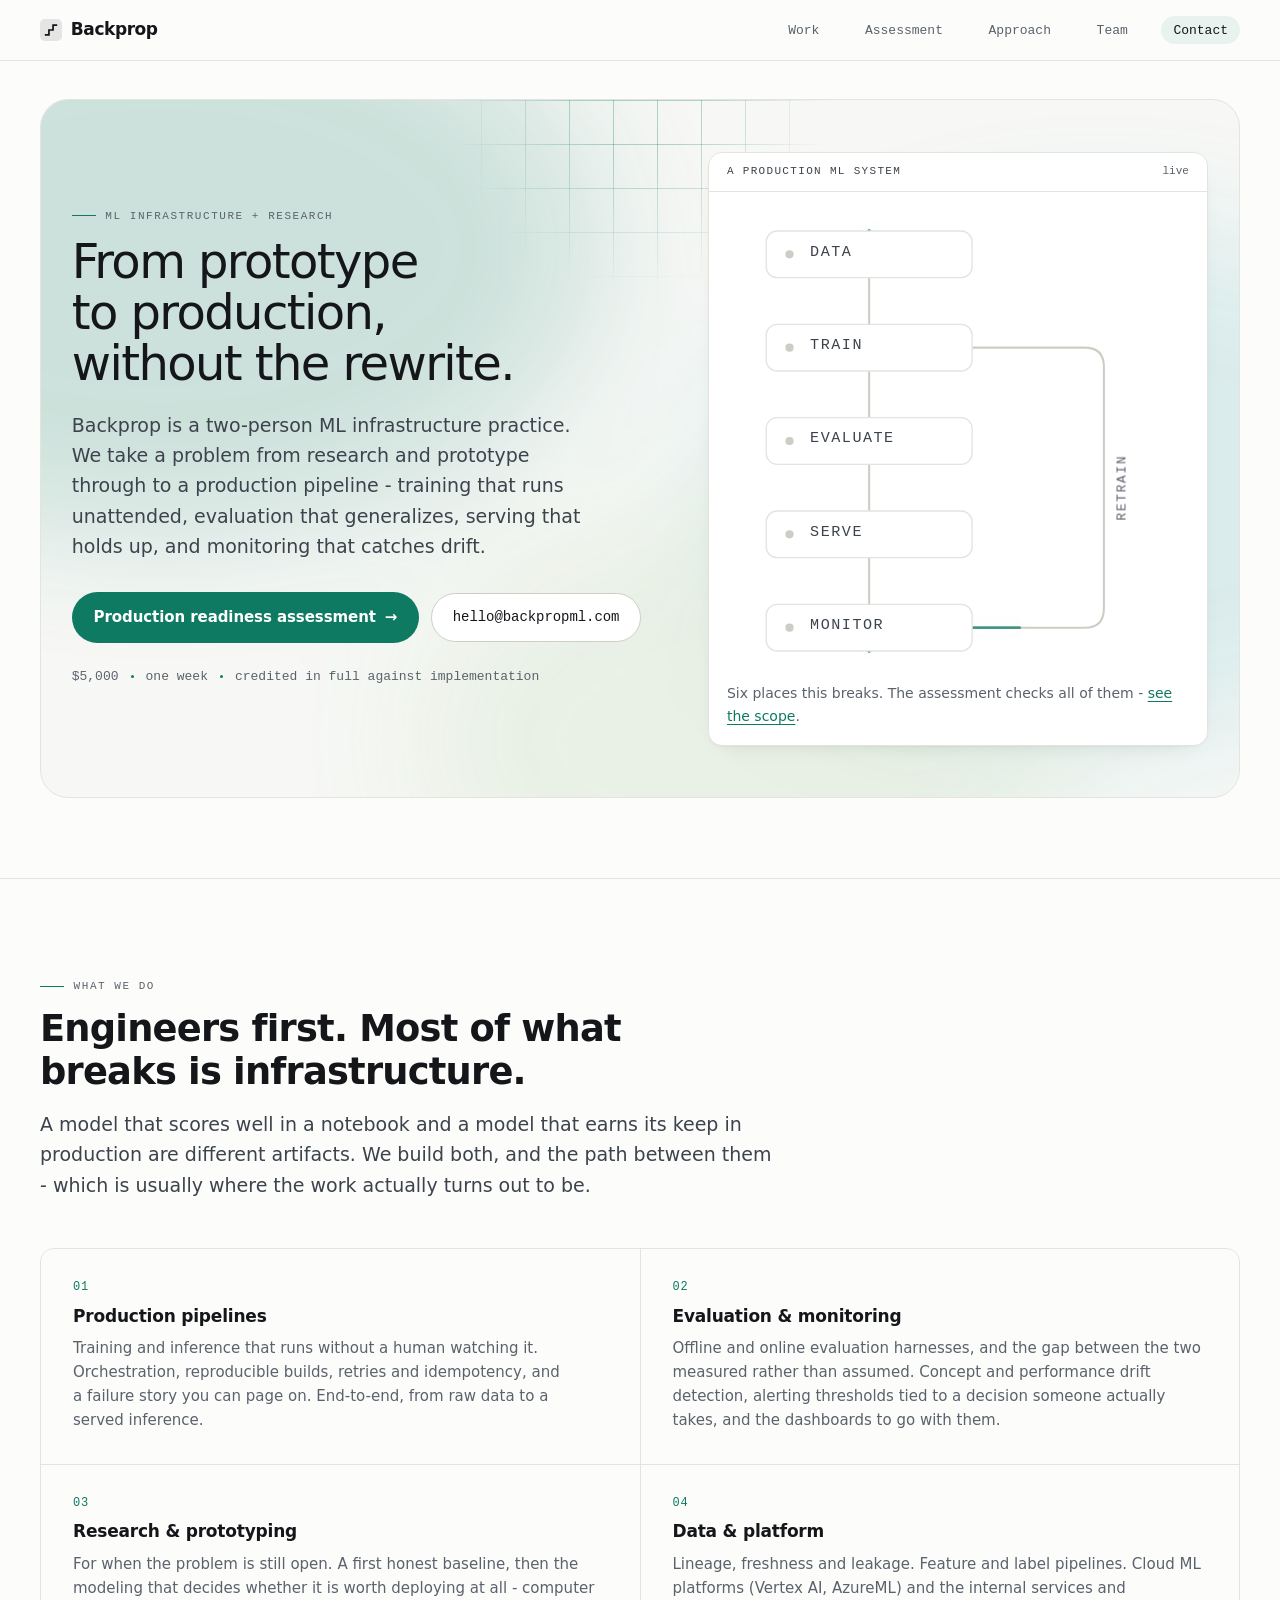
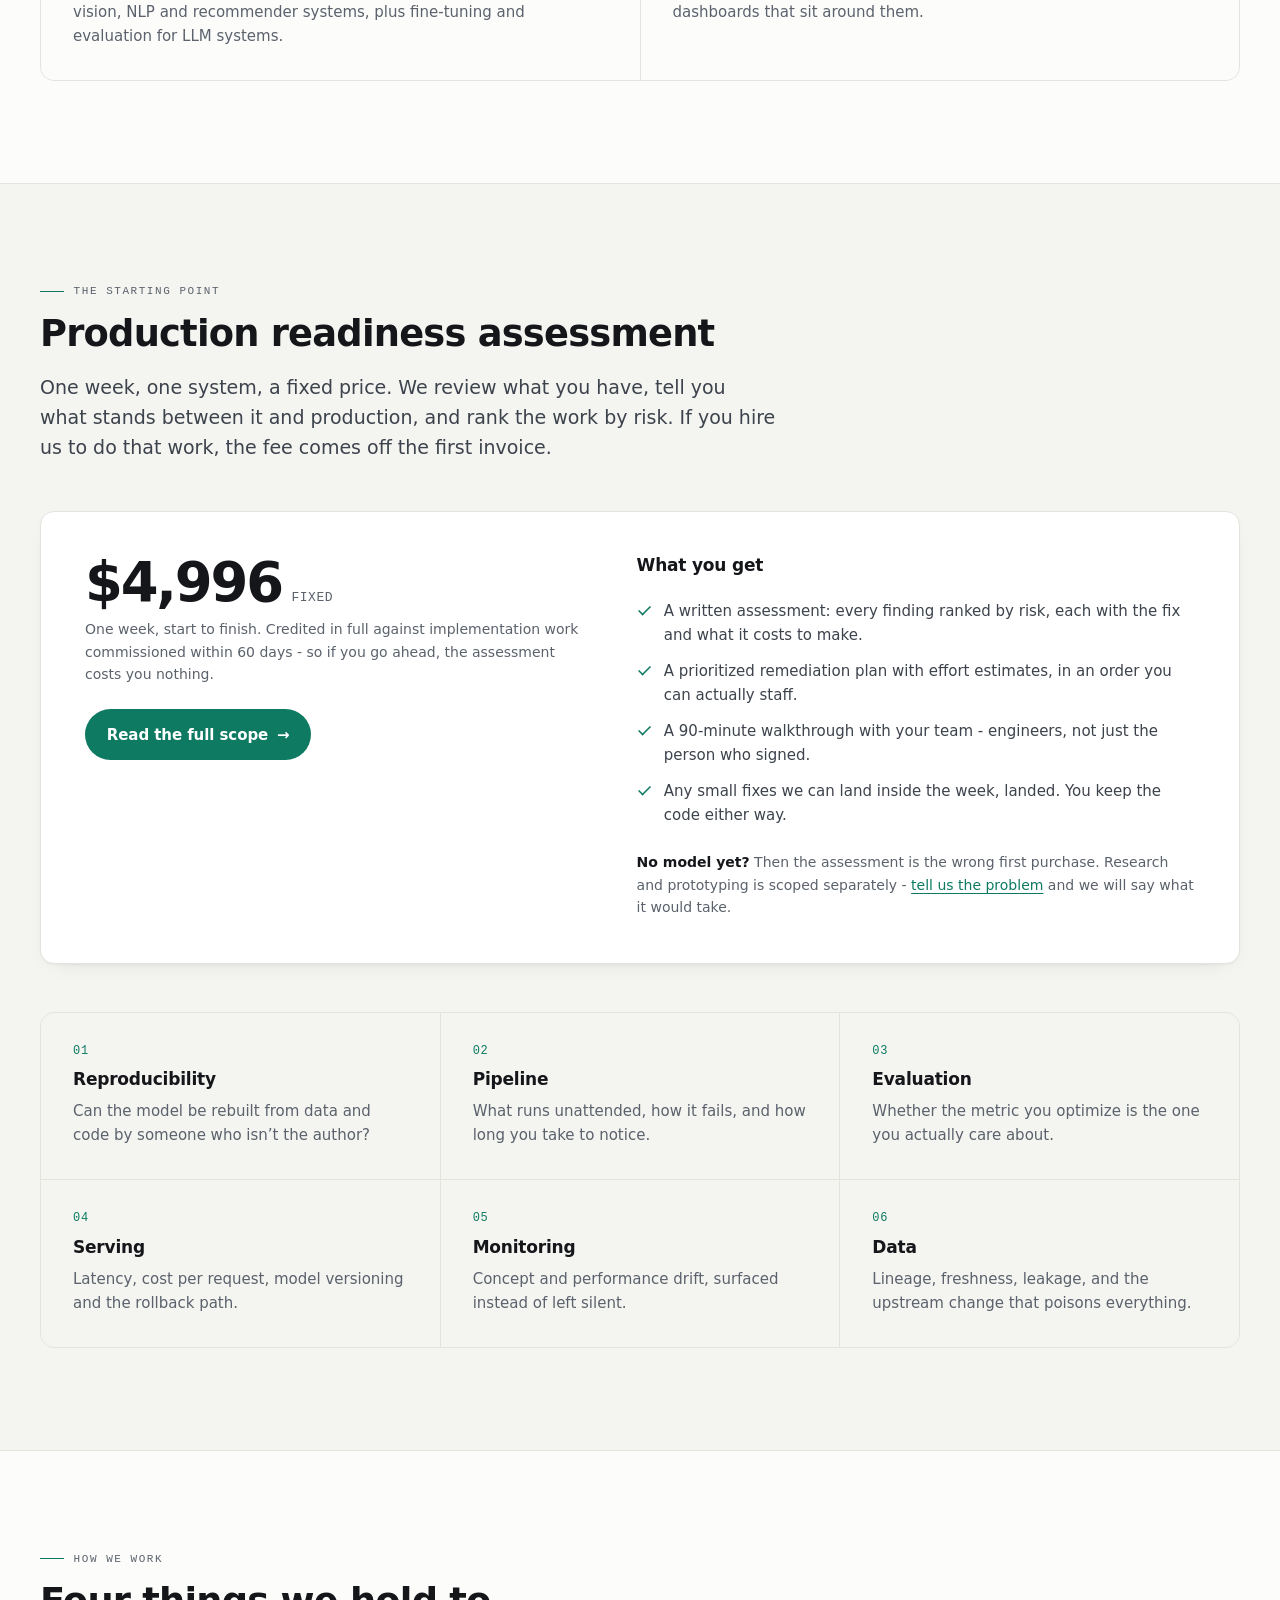
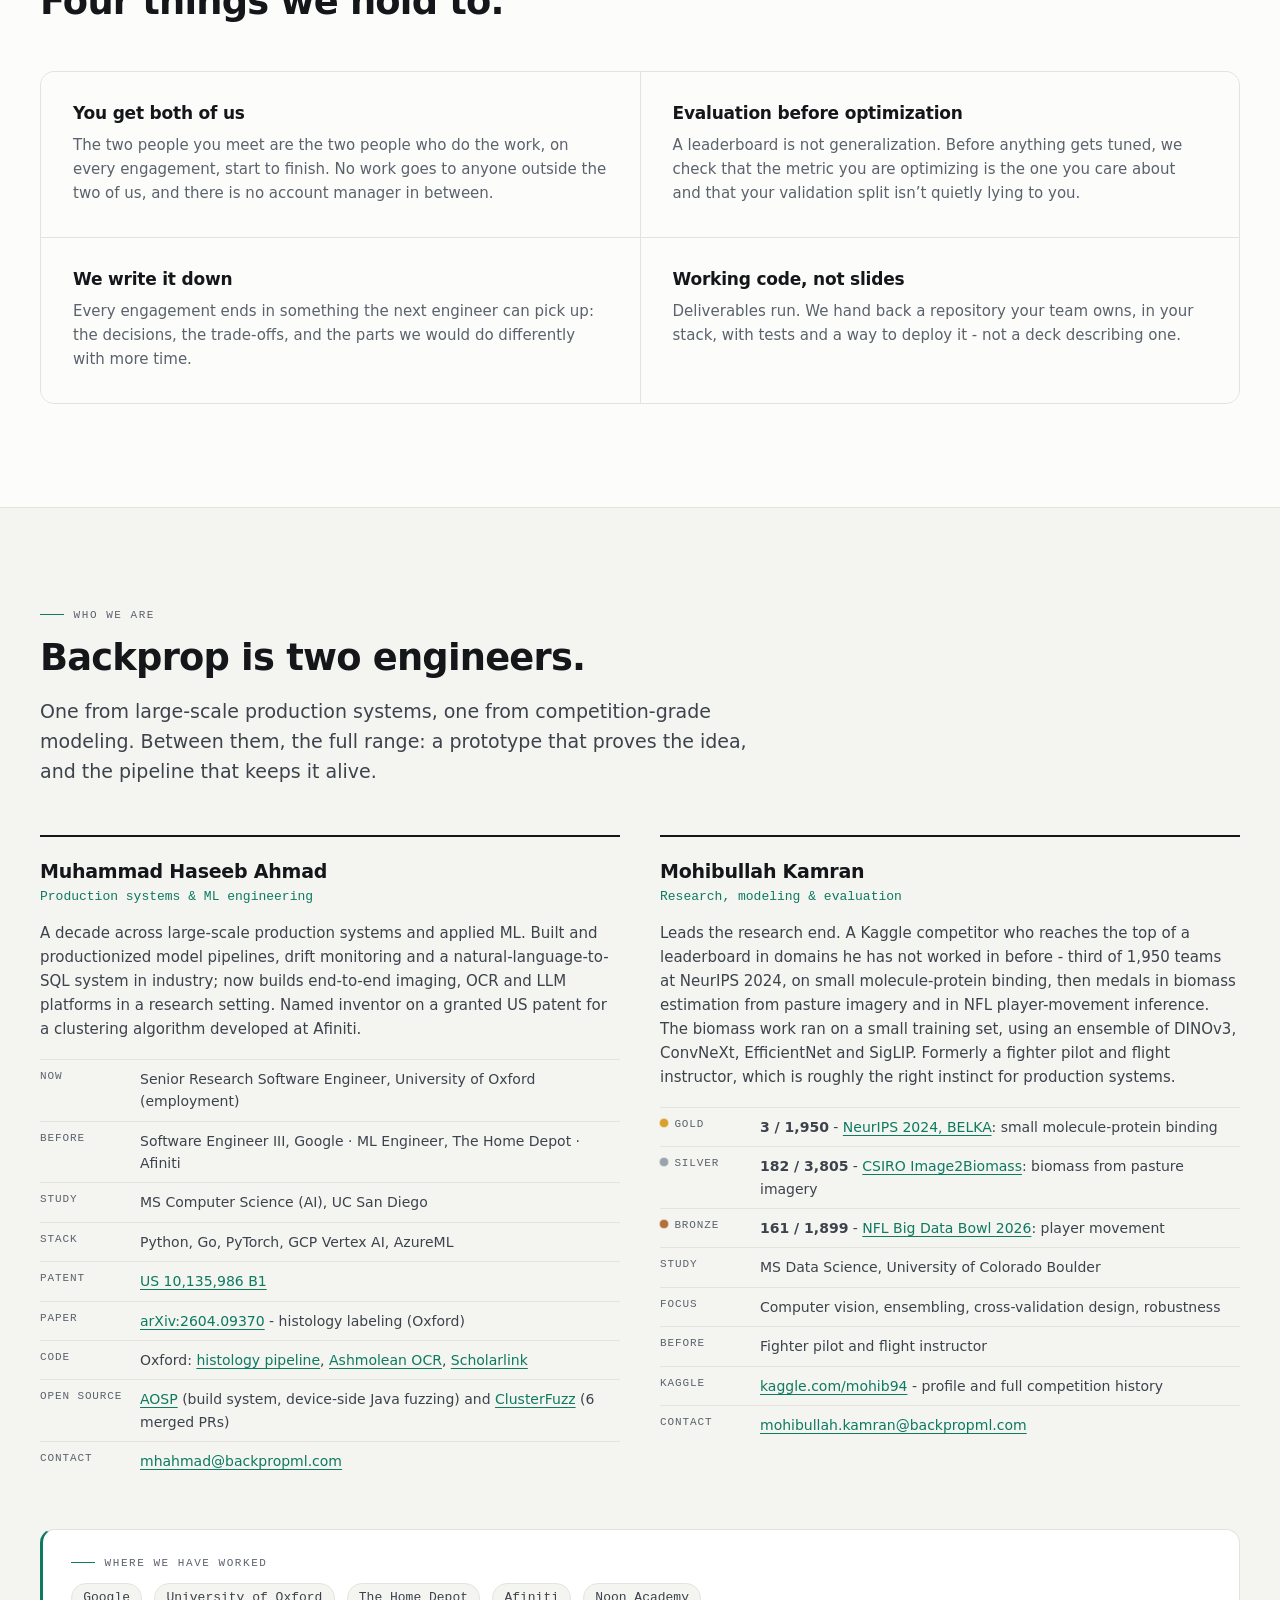
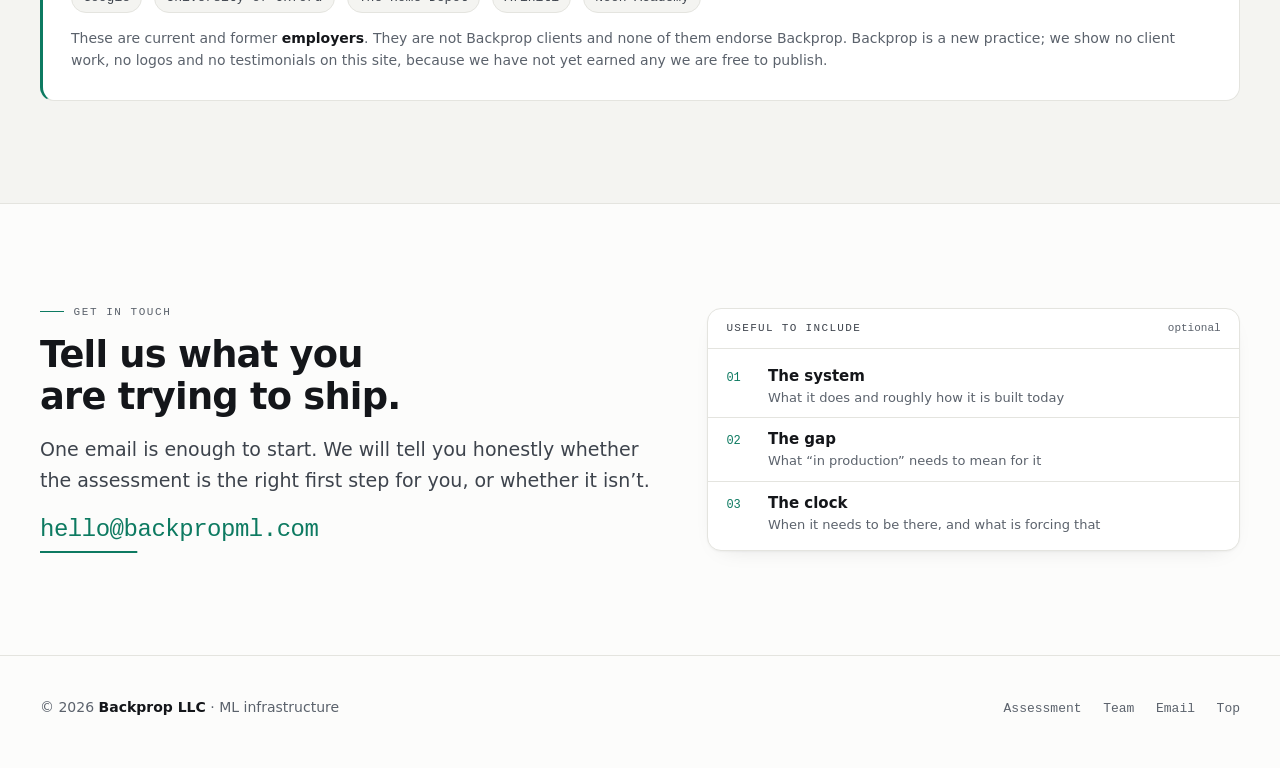
<file: index.html>
<!DOCTYPE html>
<html lang="en">
<head>
<meta charset="utf-8">
<meta name="viewport" content="width=device-width, initial-scale=1">
<title>Backprop - ML infrastructure + research</title>
<meta name="description" content="A two-person ML infrastructure and research practice. We take machine learning and LLM systems from prototype to production: evaluation, serving, monitoring.">
<link rel="canonical" href="https://backpropml.github.io/">
<meta name="color-scheme" content="light dark">
<meta property="og:type" content="website">
<meta property="og:title" content="Backprop - ML infrastructure + research">
<meta property="og:description" content="From prototype to production, without the rewrite. A production readiness assessment in one week, credited in full against implementation.">
<meta property="og:url" content="https://backpropml.github.io/">
<meta name="twitter:card" content="summary">
<link rel="icon" href="data:image/svg+xml,%3Csvg%20xmlns='http://www.w3.org/2000/svg'%20viewBox='0%200%2032%2032'%3E%3Crect%20width='32'%20height='32'%20rx='7'%20fill='%230d7a61'/%3E%3Cpath%20d='M7%2023h6v-7h6v-7h6'%20fill='none'%20stroke='%23ffffff'%20stroke-width='3'/%3E%3C/svg%3E">
<link rel="stylesheet" href="styles.css">
</head>
<body>

<a class="skip" href="#main">Skip to content</a>
<div class="progress" aria-hidden="true"></div>

<header class="site-header">
  <div class="wrap site-header__inner">
    <a class="wordmark" href="index.html">
      <svg width="22" height="22" viewBox="0 0 32 32" aria-hidden="true" focusable="false">
        <rect width="32" height="32" rx="7" fill="currentColor" opacity=".1"/>
        <path d="M7 23h6v-7h6v-7h6" pathLength="100" fill="none" stroke="currentColor" stroke-width="2.5"/>
      </svg>
      Backprop
    </a>
    <nav class="nav" aria-label="Primary">
      <a href="#work">Work</a>
      <a href="assessment.html">Assessment</a>
      <a href="#approach">Approach</a>
      <a href="#team">Team</a>
      <a href="#contact">Contact</a>
    </nav>
  </div>
</header>

<main id="main">

  <!-- ============================ HERO ============================ -->
  <section class="hero">
    <div class="wrap">
     <div class="hero-panel">
      <div class="aurora" aria-hidden="true"><i></i><i></i><i></i></div>

      <div class="hero__grid">

        <div data-stagger>
          <span class="eyebrow" data-reveal>ML infrastructure + research</span>
          <h1 class="lines">
            <span class="line"><span>From prototype</span></span>
            <span class="line"><span>to production,</span></span>
            <span class="line"><span>without the rewrite.</span></span>
          </h1>
          <p class="lede" data-reveal>
            Backprop is a two-person ML infrastructure practice. We take a problem from
            research and prototype through to a production pipeline - training that runs
            unattended, evaluation that generalizes, serving that holds up, and monitoring
            that catches drift.
          </p>
          <div class="btn-row" data-reveal>
            <a class="btn btn--primary" href="assessment.html">
              <span>Production readiness assessment</span>
              <span class="arrow" aria-hidden="true">&rarr;</span>
            </a>
            <a class="btn btn--ghost btn--mono" href="mailto:hello@backpropml.com?subject=Backprop%20enquiry">
              <span>hello@backpropml.com</span>
            </a>
          </div>
          <p class="terms" data-reveal>
            <span>$5,000</span>
            <span>one week</span>
            <span>credited in full against implementation</span>
          </p>
        </div>

        <!-- The thing we actually sell, drawn and running. -->
        <aside class="card tilt" data-reveal="right" data-glow>
          <div class="card__head">
            <b>A production ML system</b>
            <span>live</span>
          </div>
          <div style="padding: 1.1rem 1rem 1.25rem">
            <svg class="pipeline" viewBox="0 0 340 330" role="img" aria-labelledby="pipe-t pipe-d">
              <title id="pipe-t">A production machine learning system</title>
              <desc id="pipe-d">Data feeds training, then evaluation, then serving, then
                monitoring - and monitoring feeds back into retraining.</desc>

              <path class="pipe-track" d="M105,16 V322"/>
              <path class="pipe-track" d="M180,305 H262 Q276,305 276,291 V115 Q276,101 262,101 H180"/>

              <path class="pipe-flow" pathLength="100" d="M105,16 V322"/>
              <path class="pipe-flow pipe-flow--loop" pathLength="100"
                    d="M180,305 H262 Q276,305 276,291 V115 Q276,101 262,101 H180"/>

              <text class="pipe-label" x="292" y="203"
                    transform="rotate(-90 292 203)" text-anchor="middle">retrain</text>

              <g class="pipe-node">
                <rect class="halo" x="27" y="13" width="156" height="40" rx="10"/>
                <rect x="30" y="16" width="150" height="34" rx="8"/>
                <circle class="dot" cx="47" cy="33" r="3"/>
                <text x="62" y="34">DATA</text>
              </g>
              <g class="pipe-node">
                <rect class="halo" x="27" y="81" width="156" height="40" rx="10"/>
                <rect x="30" y="84" width="150" height="34" rx="8"/>
                <circle class="dot" cx="47" cy="101" r="3"/>
                <text x="62" y="102">TRAIN</text>
              </g>
              <g class="pipe-node">
                <rect class="halo" x="27" y="149" width="156" height="40" rx="10"/>
                <rect x="30" y="152" width="150" height="34" rx="8"/>
                <circle class="dot" cx="47" cy="169" r="3"/>
                <text x="62" y="170">EVALUATE</text>
              </g>
              <g class="pipe-node">
                <rect class="halo" x="27" y="217" width="156" height="40" rx="10"/>
                <rect x="30" y="220" width="150" height="34" rx="8"/>
                <circle class="dot" cx="47" cy="237" r="3"/>
                <text x="62" y="238">SERVE</text>
              </g>
              <g class="pipe-node">
                <rect class="halo" x="27" y="285" width="156" height="40" rx="10"/>
                <rect x="30" y="288" width="150" height="34" rx="8"/>
                <circle class="dot" cx="47" cy="305" r="3"/>
                <text x="62" y="306">MONITOR</text>
              </g>
            </svg>
          </div>
          <p class="note" style="padding: 0 1.15rem 1.1rem">
            Six places this breaks. The assessment checks all of them -
            <a href="assessment.html">see the scope</a>.
          </p>
        </aside>

      </div>
     </div>
    </div>
  </section>

  <!-- ============================ WORK ============================ -->
  <section class="section" id="work">
    <div class="wrap">
      <div class="section__head" data-reveal>
        <span class="eyebrow">What we do</span>
        <h2>Engineers first. Most of what breaks is infrastructure.</h2>
        <p class="lede">
          A model that scores well in a notebook and a model that earns its keep in production
          are different artifacts. We build both, and the path between them - which is usually
          where the work actually turns out to be.
        </p>
      </div>

      <div class="grid grid--2" data-reveal data-stagger>
        <div class="cell">
          <span class="cell__n">01</span>
          <h3>Production pipelines</h3>
          <p>
            Training and inference that runs without a human watching it. Orchestration,
            reproducible builds, retries and idempotency, and a failure story you can page on.
            End-to-end, from raw data to a served inference.
          </p>
        </div>
        <div class="cell">
          <span class="cell__n">02</span>
          <h3>Evaluation &amp; monitoring</h3>
          <p>
            Offline and online evaluation harnesses, and the gap between the two measured
            rather than assumed. Concept and performance drift detection, alerting thresholds
            tied to a decision someone actually takes, and the dashboards to go with them.
          </p>
        </div>
        <div class="cell">
          <span class="cell__n">03</span>
          <h3>Research &amp; prototyping</h3>
          <p>
            For when the problem is still open. A first honest baseline, then the modeling
            that decides whether it is worth deploying at all - computer vision, NLP and
            recommender systems, plus fine-tuning and evaluation for LLM systems.
          </p>
        </div>
        <div class="cell">
          <span class="cell__n">04</span>
          <h3>Data &amp; platform</h3>
          <p>
            Lineage, freshness and leakage. Feature and label pipelines. Cloud ML platforms
            (Vertex AI, AzureML) and the internal services and dashboards that sit around them.
          </p>
        </div>
      </div>
    </div>
  </section>

  <!-- ========================= ASSESSMENT ========================= -->
  <section class="section section--sunk" id="assessment">
    <div class="wrap">
      <div class="section__head" data-reveal>
        <span class="eyebrow">The starting point</span>
        <h2>Production readiness assessment</h2>
        <p class="lede">
          One week, one system, a fixed price. We review what you have, tell you what stands
          between it and production, and rank the work by risk. If you hire us to do that work,
          the fee comes off the first invoice.
        </p>
      </div>

      <div class="offer" data-reveal="scale">
        <div>
          <p class="price"><b data-count="5000" data-prefix="$">$5,000</b><em>FIXED</em></p>
          <p class="note">
            One week, start to finish. Credited in full against implementation
            work commissioned within 60 days - so if you go ahead, the
            assessment costs you nothing.
          </p>
          <div class="btn-row mt-md">
            <a class="btn btn--primary" href="assessment.html">
              <span>Read the full scope</span>
              <span class="arrow" aria-hidden="true">&rarr;</span>
            </a>
          </div>
        </div>

        <div>
          <h3>What you get</h3>
          <ul class="checks mt-md">
            <li>A written assessment: every finding ranked by risk, each with the fix and what it costs to make.</li>
            <li>A prioritized remediation plan with effort estimates, in an order you can actually staff.</li>
            <li>A 90-minute walkthrough with your team - engineers, not just the person who signed.</li>
            <li>Any small fixes we can land inside the week, landed. You keep the code either way.</li>
          </ul>
          <p class="note mt-md">
            <strong>No model yet?</strong> Then the assessment is the wrong first purchase.
            Research and prototyping is scoped separately -
            <a href="mailto:hello@backpropml.com?subject=Research%20and%20prototyping">tell us the problem</a>
            and we will say what it would take.
          </p>
        </div>
      </div>

      <div class="grid grid--3 mt-lg" data-reveal data-stagger>
        <div class="cell">
          <span class="cell__n">01</span>
          <h3>Reproducibility</h3>
          <p>Can the model be rebuilt from data and code by someone who isn&rsquo;t the author?</p>
        </div>
        <div class="cell">
          <span class="cell__n">02</span>
          <h3>Pipeline</h3>
          <p>What runs unattended, how it fails, and how long you take to notice.</p>
        </div>
        <div class="cell">
          <span class="cell__n">03</span>
          <h3>Evaluation</h3>
          <p>Whether the metric you optimize is the one you actually care about.</p>
        </div>
        <div class="cell">
          <span class="cell__n">04</span>
          <h3>Serving</h3>
          <p>Latency, cost per request, model versioning and the rollback path.</p>
        </div>
        <div class="cell">
          <span class="cell__n">05</span>
          <h3>Monitoring</h3>
          <p>Concept and performance drift, surfaced instead of left silent.</p>
        </div>
        <div class="cell">
          <span class="cell__n">06</span>
          <h3>Data</h3>
          <p>Lineage, freshness, leakage, and the upstream change that poisons everything.</p>
        </div>
      </div>
    </div>
  </section>

  <!-- ========================== APPROACH ========================== -->
  <section class="section" id="approach">
    <div class="wrap">
      <div class="section__head" data-reveal>
        <span class="eyebrow">How we work</span>
        <h2>Four things we hold to.</h2>
      </div>

      <div class="grid grid--2" data-reveal data-stagger>
        <div class="cell">
          <h3>You get both of us</h3>
          <p>
            The two people you meet are the two people who do the work, on every engagement,
            start to finish. No work goes to anyone outside the two of us, and there is no
            account manager in between.
          </p>
        </div>
        <div class="cell">
          <h3>Evaluation before optimization</h3>
          <p>
            A leaderboard is not generalization. Before anything gets tuned, we check that the
            metric you are optimizing is the one you care about and that your validation split
            isn&rsquo;t quietly lying to you.
          </p>
        </div>
        <div class="cell">
          <h3>We write it down</h3>
          <p>
            Every engagement ends in something the next engineer can pick up: the decisions,
            the trade-offs, and the parts we would do differently with more time.
          </p>
        </div>
        <div class="cell">
          <h3>Working code, not slides</h3>
          <p>
            Deliverables run. We hand back a repository your team owns, in your stack, with
            tests and a way to deploy it - not a deck describing one.
          </p>
        </div>
      </div>
    </div>
  </section>

  <!-- ============================ TEAM ============================ -->
  <section class="section section--sunk" id="team">
    <div class="wrap">
      <div class="section__head" data-reveal>
        <span class="eyebrow">Who we are</span>
        <h2>Backprop is two engineers.</h2>
        <p class="lede">
          One from large-scale production systems, one from competition-grade modeling.
          Between them, the full range: a prototype that proves the idea, and the pipeline
          that keeps it alive.
        </p>
      </div>

      <div class="people">

        <article class="person" data-reveal="left">
          <h3>Muhammad Haseeb Ahmad</h3>
          <p class="role">Production systems &amp; ML engineering</p>
          <p>
            A decade across large-scale production systems and applied ML. Built and
            productionized model pipelines, drift monitoring and a natural-language-to-SQL
            system in industry; now builds end-to-end imaging, OCR and LLM platforms in a
            research setting. Named inventor on a granted US patent for a clustering
            algorithm developed at Afiniti.
          </p>
          <ul class="facts">
            <li><span class="k">Now</span><span>Senior Research Software Engineer, University of Oxford (employment)</span></li>
            <li><span class="k">Before</span><span>Software Engineer III, Google &middot; ML Engineer, The Home Depot &middot; Afiniti</span></li>
            <li><span class="k">Study</span><span>MS Computer Science (AI), UC San Diego</span></li>
            <li><span class="k">Stack</span><span>Python, Go, PyTorch, GCP Vertex AI, AzureML</span></li>
            <li><span class="k">Patent</span><span><a href="https://patents.google.com/patent/US10135986B1/en">US&nbsp;10,135,986&nbsp;B1</a></span></li>
            <li><span class="k">Paper</span><span><a href="https://arxiv.org/abs/2604.09370">arXiv:2604.09370</a> - histology labeling (Oxford)</span></li>
            <li><span class="k">Code</span><span>Oxford: <a href="https://github.com/OxfordCompetencyCenters/edu06_histology_labelling">histology pipeline</a>, <a href="https://github.com/OxfordCompetencyCenters/ashmolean">Ashmolean OCR</a>, <a href="https://github.com/OxfordCompetencyCenters/edu11_scholarlink">Scholarlink</a></span></li>
            <li><span class="k">Open source</span><span><a href="https://android-review.googlesource.com/q/author:mhahmad%2540google.com">AOSP</a> (build system, device-side Java fuzzing) and <a href="https://github.com/google/clusterfuzz/pulls?q=is%3Apr+author%3AMHA3">ClusterFuzz</a> (6 merged PRs)</span></li>
            <li><span class="k">Contact</span><span><a href="mailto:mhahmad@backpropml.com">mhahmad@backpropml.com</a></span></li>
          </ul>
        </article>

        <article class="person" data-reveal="right">
          <h3>Mohibullah Kamran</h3>
          <p class="role">Research, modeling &amp; evaluation</p>
          <p>
            Leads the research end. A Kaggle competitor who reaches the top of a leaderboard
            in domains he has not worked in before - third of 1,950 teams at NeurIPS
            2024, on small molecule-protein binding, then medals in biomass
            estimation from pasture imagery and in NFL player-movement inference. The
            biomass work ran on a small training set, using an ensemble of DINOv3, ConvNeXt,
            EfficientNet and SigLIP. Formerly a fighter pilot and flight instructor, which is
            roughly the right instinct for production systems.
          </p>
          <ul class="facts">
            <li>
              <span class="k"><i class="medal medal--gold" aria-hidden="true"></i>Gold</span>
              <span><b>3 / 1,950</b> - <a href="https://www.kaggle.com/competitions/leash-BELKA">NeurIPS 2024, BELKA</a>: small molecule-protein binding</span>
            </li>
            <li>
              <span class="k"><i class="medal medal--silver" aria-hidden="true"></i>Silver</span>
              <span><b>182 / 3,805</b> - <a href="https://www.kaggle.com/competitions/csiro-biomass">CSIRO Image2Biomass</a>: biomass from pasture imagery</span>
            </li>
            <li>
              <span class="k"><i class="medal medal--bronze" aria-hidden="true"></i>Bronze</span>
              <span><b>161 / 1,899</b> - <a href="https://www.kaggle.com/competitions/nfl-big-data-bowl-2026-prediction">NFL Big Data Bowl 2026</a>: player movement</span>
            </li>
            <li><span class="k">Study</span><span>MS Data Science, University of Colorado Boulder</span></li>
            <li><span class="k">Focus</span><span>Computer vision, ensembling, cross-validation design, robustness</span></li>
            <li><span class="k">Before</span><span>Fighter pilot and flight instructor</span></li>
            <li><span class="k">Kaggle</span><span><a href="https://www.kaggle.com/mohib94">kaggle.com/mohib94</a> - profile and full competition history</span></li>
            <li><span class="k">Contact</span><span><a href="mailto:mohibullah.kamran@backpropml.com">mohibullah.kamran@backpropml.com</a></span></li>
          </ul>
        </article>

      </div>

      <!-- Required disclosure: prior work is employment, not Backprop client work. -->
      <div class="employers" data-reveal>
        <span class="eyebrow">Where we have worked</span>
        <ul>
          <li>Google</li>
          <li>University of Oxford</li>
          <li>The Home Depot</li>
          <li>Afiniti</li>
          <li>Noon Academy</li>
        </ul>
        <p class="note">
          These are current and former <strong>employers</strong>. They are not Backprop
          clients and none of them endorse Backprop. Backprop is a new practice; we show no
          client work, no logos and no testimonials on this site, because we have not yet
          earned any we are free to publish.
        </p>
      </div>
    </div>
  </section>

  <!-- ========================== CONTACT =========================== -->
  <section class="section" id="contact">
    <div class="wrap">
      <div class="contact-card">
        <div class="stack" data-reveal="left">
          <span class="eyebrow">Get in touch</span>
          <h2>Tell us what you are trying to ship.</h2>
          <p class="lede">
            One email is enough to start. We will tell you honestly whether the assessment is
            the right first step for you, or whether it isn&rsquo;t.
          </p>
          <p>
            <a class="mail" href="mailto:hello@backpropml.com?subject=Backprop%20enquiry">hello@backpropml.com</a>
          </p>
        </div>

        <div class="card tilt" data-reveal="right" data-glow>
          <div class="card__head"><b>Useful to include</b><span>optional</span></div>
          <ol class="spec">
            <li><span class="n">01</span><span class="t">The system</span><span class="d">What it does and roughly how it is built today</span></li>
            <li><span class="n">02</span><span class="t">The gap</span><span class="d">What &ldquo;in production&rdquo; needs to mean for it</span></li>
            <li><span class="n">03</span><span class="t">The clock</span><span class="d">When it needs to be there, and what is forcing that</span></li>
          </ol>
        </div>
      </div>
    </div>
  </section>

</main>

<footer class="site-footer">
  <div class="wrap site-footer__inner">
    <p>&copy; 2026 <strong>Backprop LLC</strong> &middot; ML infrastructure</p>
    <nav aria-label="Footer">
      <a href="assessment.html">Assessment</a>
      <a href="#team">Team</a>
      <a href="mailto:hello@backpropml.com?subject=Backprop%20enquiry">Email</a>
      <a href="#main">Top</a>
    </nav>
  </div>
</footer>

<!-- Presentation only. See motion.js - the site is complete without it. -->
<script src="motion.js" defer></script>

</body>
</html>
</file>
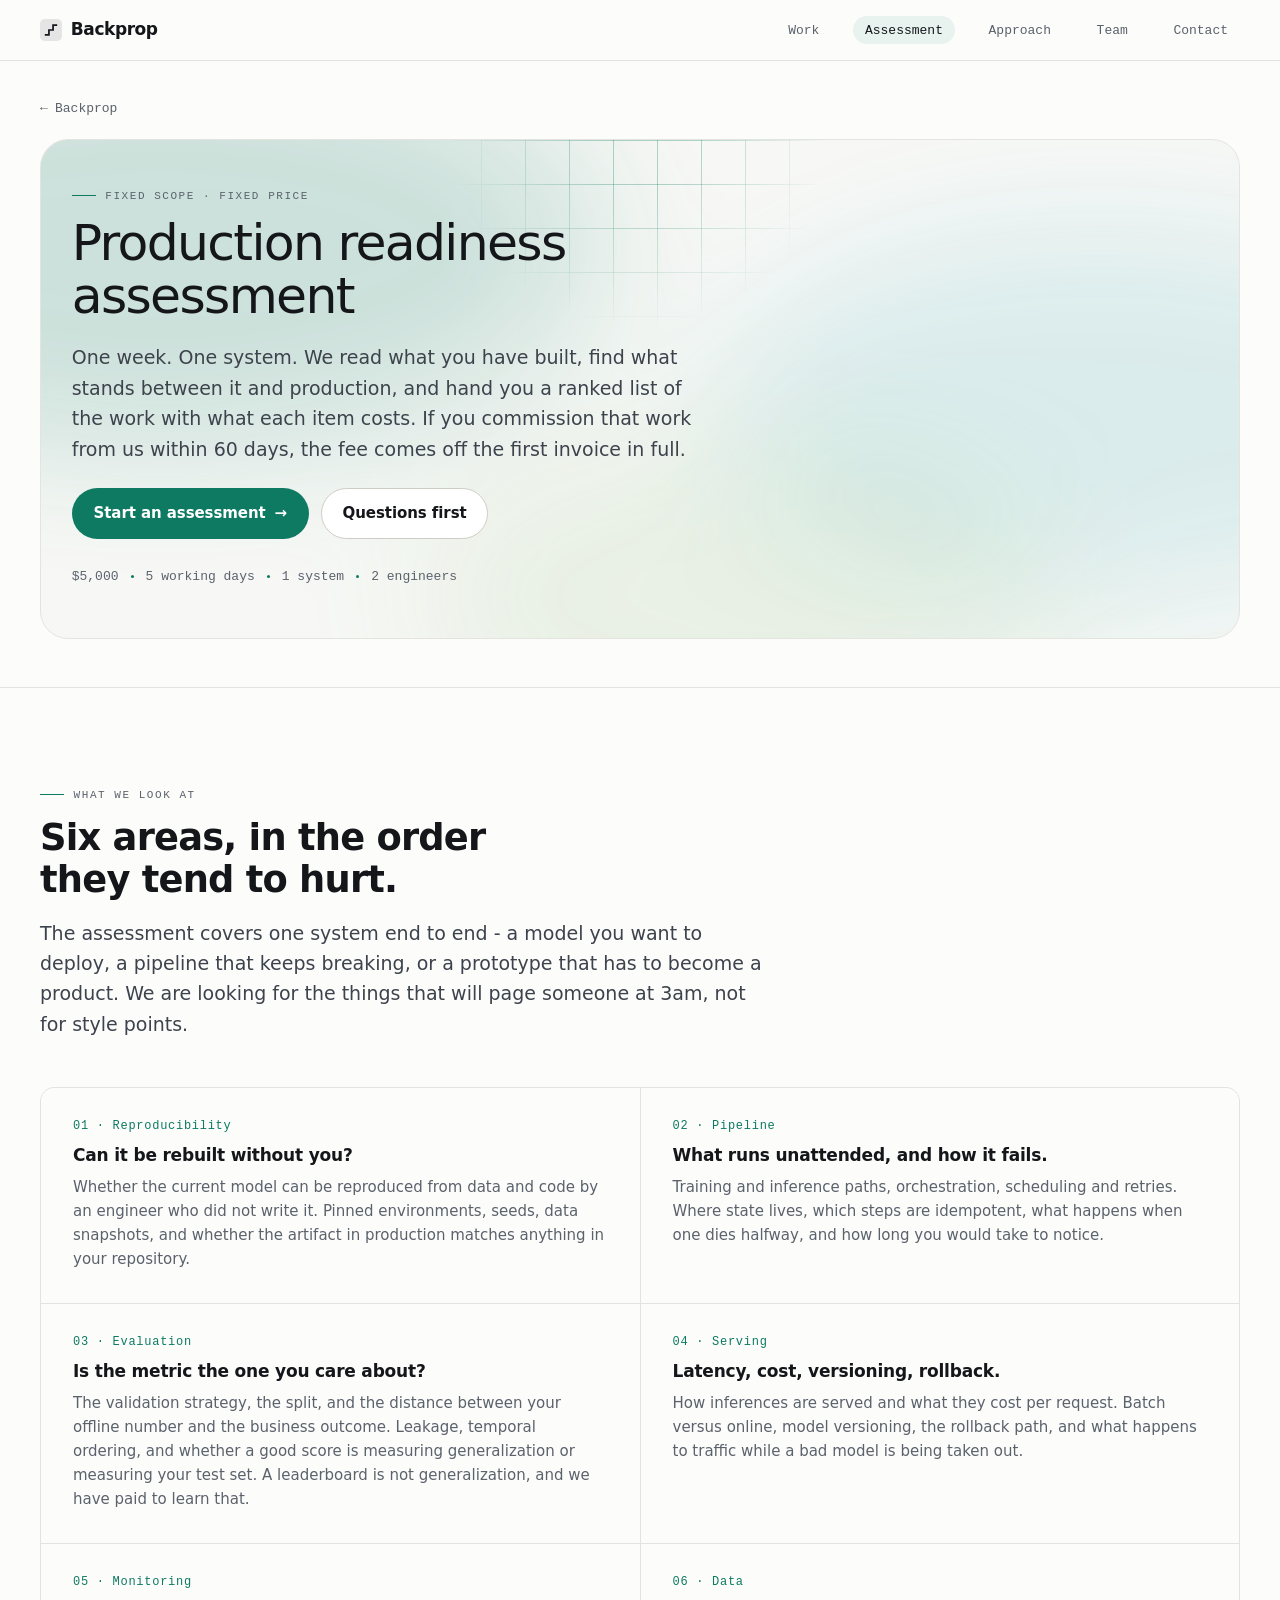
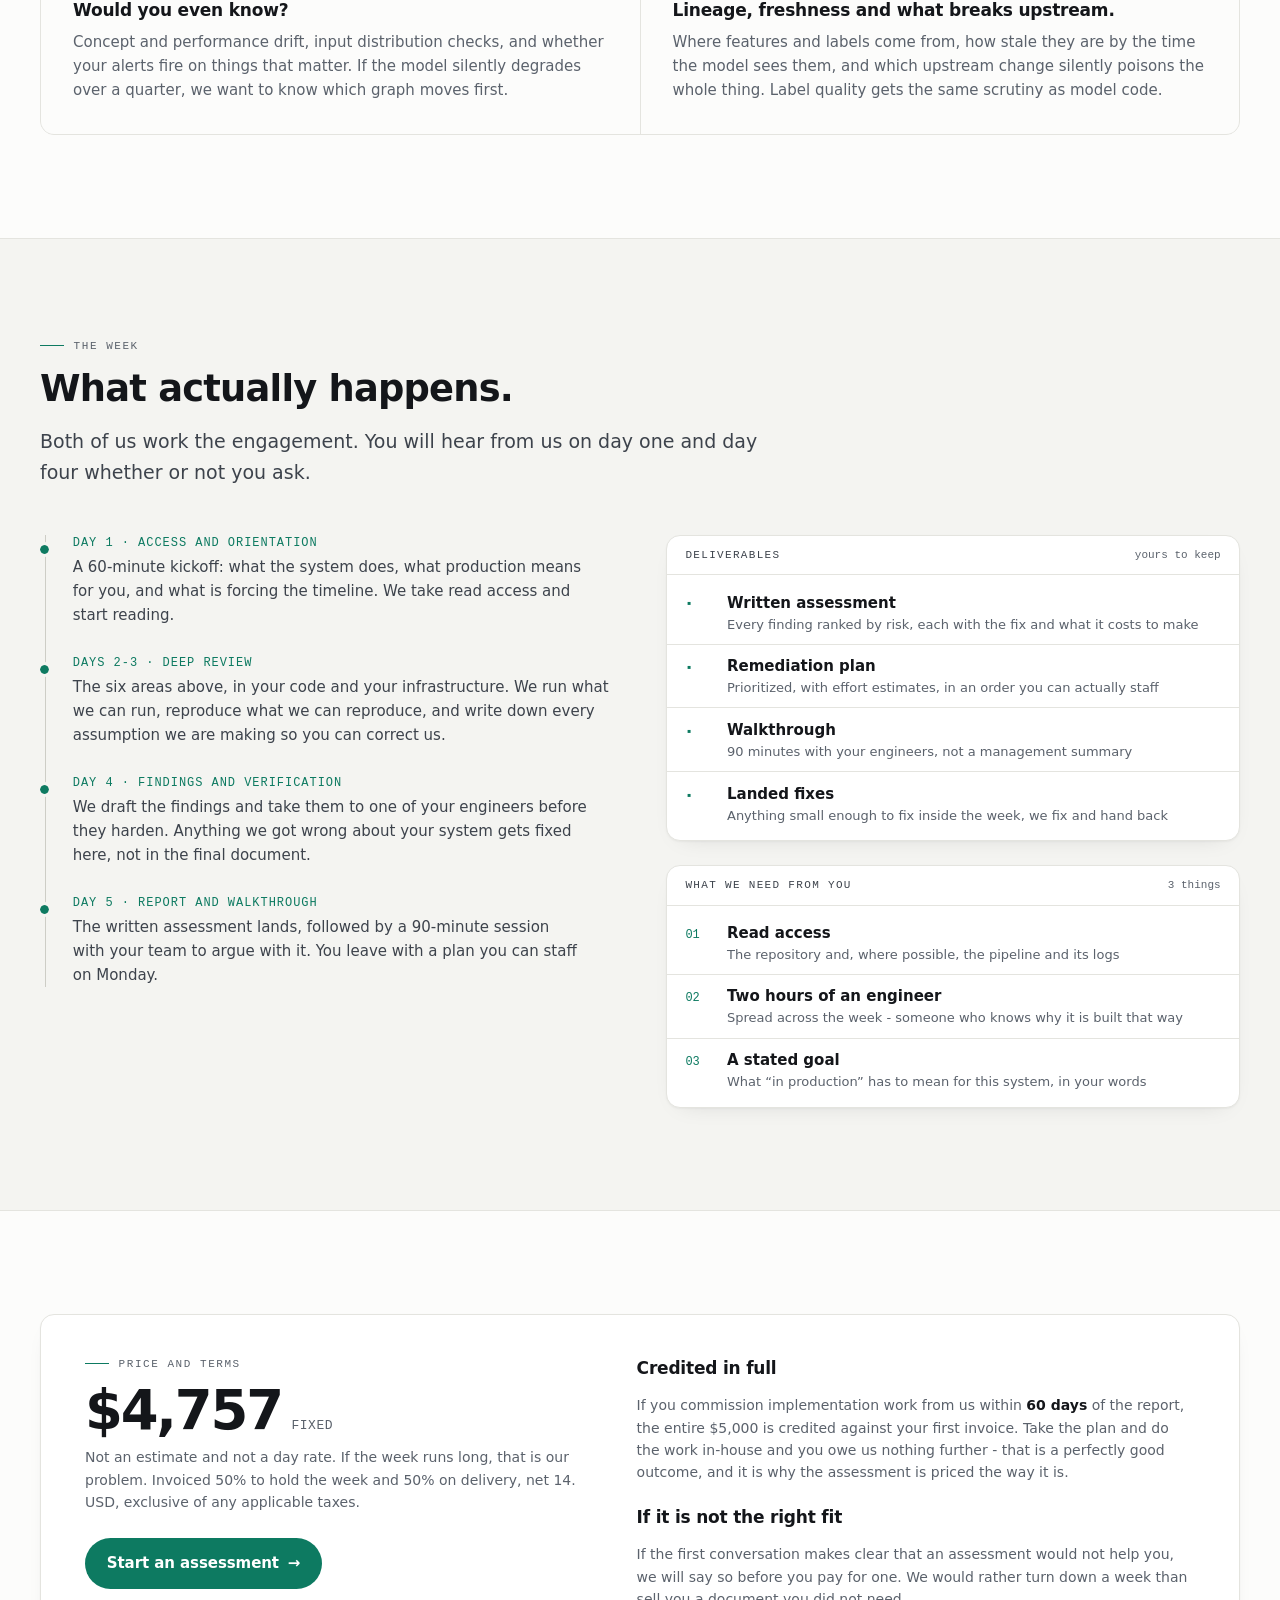
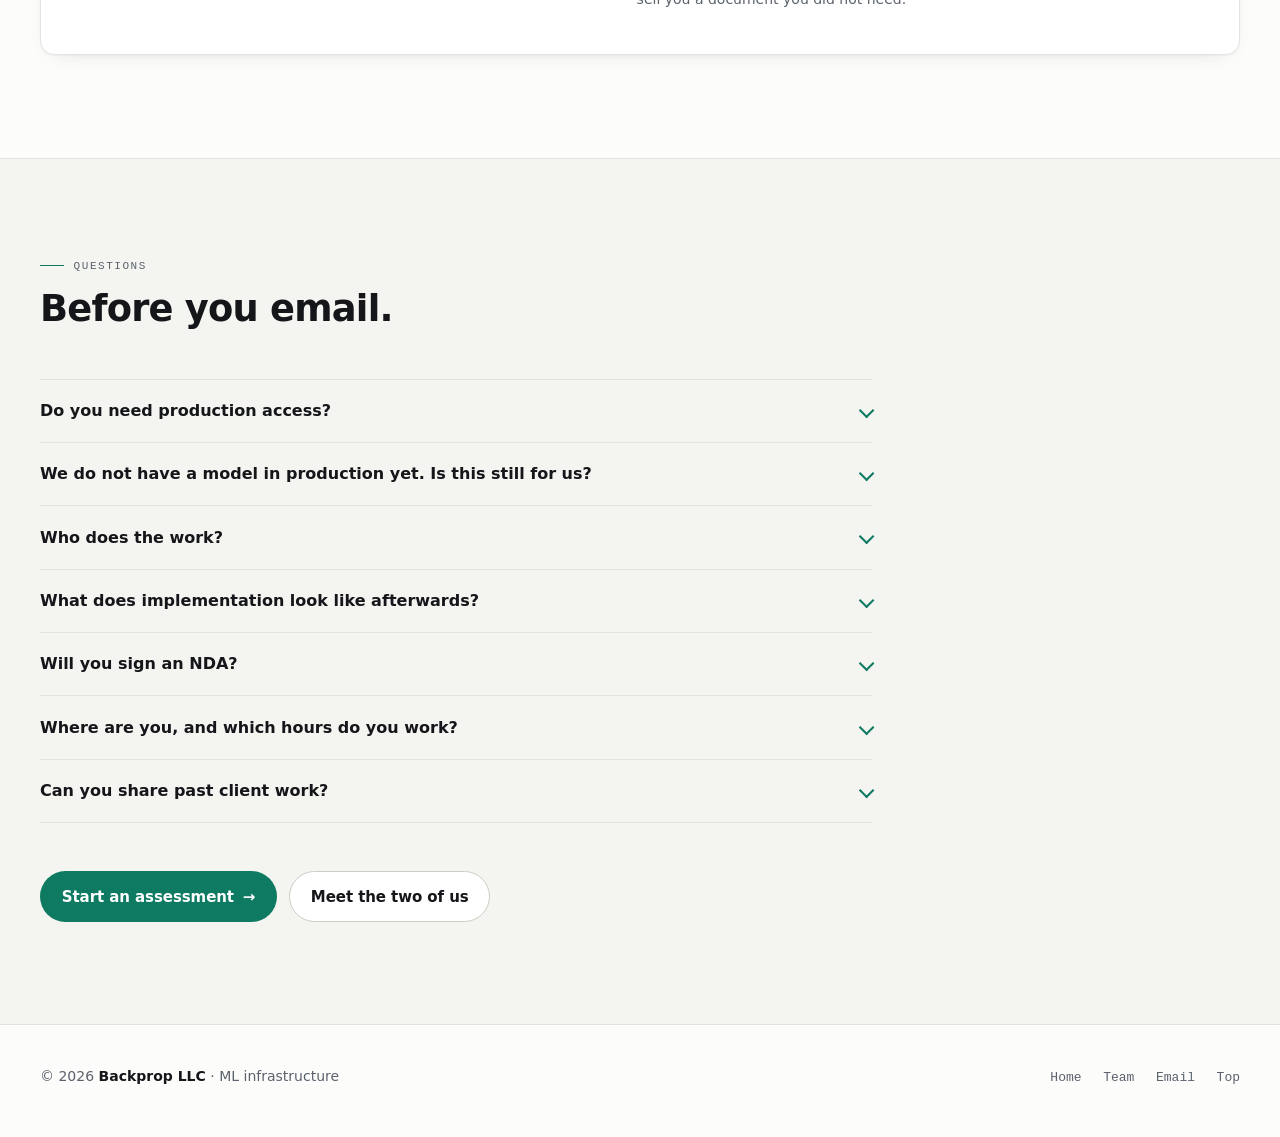
<file: assessment.html>
<!DOCTYPE html>
<html lang="en">
<head>
<meta charset="utf-8">
<meta name="viewport" content="width=device-width, initial-scale=1">
<title>Production readiness assessment - Backprop</title>
<meta name="description" content="A one-week, $5,000 review of one ML system: reproducibility, pipeline, evaluation, serving, monitoring and data. Credited in full against implementation within 60 days.">
<link rel="canonical" href="https://backpropml.github.io/assessment.html">
<meta name="color-scheme" content="light dark">
<meta property="og:type" content="article">
<meta property="og:title" content="Production readiness assessment - Backprop">
<meta property="og:description" content="One week, one system, $5,000 fixed. Findings ranked by risk, a remediation plan you can staff, and the fee credited in full against implementation.">
<meta property="og:url" content="https://backpropml.github.io/assessment.html">
<meta name="twitter:card" content="summary">
<link rel="icon" href="data:image/svg+xml,%3Csvg%20xmlns='http://www.w3.org/2000/svg'%20viewBox='0%200%2032%2032'%3E%3Crect%20width='32'%20height='32'%20rx='7'%20fill='%230d7a61'/%3E%3Cpath%20d='M7%2023h6v-7h6v-7h6'%20fill='none'%20stroke='%23ffffff'%20stroke-width='3'/%3E%3C/svg%3E">
<link rel="stylesheet" href="styles.css">
</head>
<body>

<a class="skip" href="#main">Skip to content</a>
<div class="progress" aria-hidden="true"></div>

<header class="site-header">
  <div class="wrap site-header__inner">
    <a class="wordmark" href="index.html">
      <svg width="22" height="22" viewBox="0 0 32 32" aria-hidden="true" focusable="false">
        <rect width="32" height="32" rx="7" fill="currentColor" opacity=".1"/>
        <path d="M7 23h6v-7h6v-7h6" pathLength="100" fill="none" stroke="currentColor" stroke-width="2.5"/>
      </svg>
      Backprop
    </a>
    <nav class="nav" aria-label="Primary">
      <a href="index.html#work">Work</a>
      <a href="assessment.html" aria-current="page">Assessment</a>
      <a href="index.html#approach">Approach</a>
      <a href="index.html#team">Team</a>
      <a href="index.html#contact">Contact</a>
    </nav>
  </div>
</header>

<main id="main">

  <!-- ========================== PAGE HERO ========================= -->
  <section class="page-hero">
    <div class="wrap">
      <a class="backlink" href="index.html"><span aria-hidden="true">&larr;</span> Backprop</a>
     <div class="hero-panel">
      <div class="aurora" aria-hidden="true"><i></i><i></i><i></i></div>
      <span class="eyebrow" data-reveal>Fixed scope &middot; fixed price</span>
      <h1 class="lines">
        <span class="line"><span>Production readiness</span></span>
        <span class="line"><span>assessment</span></span>
      </h1>
      <p class="lede" data-reveal>
        One week. One system. We read what you have built, find what stands between it and
        production, and hand you a ranked list of the work with what each item costs. If you
        commission that work from us within 60 days, the fee comes off the first invoice in
        full.
      </p>
      <div class="btn-row mt-md" data-reveal>
        <a class="btn btn--primary" href="mailto:hello@backpropml.com?subject=Production%20readiness%20assessment">
          <span>Start an assessment</span>
          <span class="arrow" aria-hidden="true">&rarr;</span>
        </a>
        <a class="btn btn--ghost" href="#faq"><span>Questions first</span></a>
      </div>
      <p class="terms" data-reveal>
        <span>$5,000</span>
        <span>5 working days</span>
        <span>1 system</span>
        <span>2 engineers</span>
      </p>
     </div>
    </div>
  </section>

  <!-- =========================== SCOPE ============================ -->
  <section class="section" id="scope">
    <div class="wrap">
      <div class="section__head" data-reveal>
        <span class="eyebrow">What we look at</span>
        <h2>Six areas, in the order they tend to hurt.</h2>
        <p class="lede">
          The assessment covers one system end to end - a model you want to deploy, a
          pipeline that keeps breaking, or a prototype that has to become a product. We are
          looking for the things that will page someone at 3am, not for style points.
        </p>
      </div>

      <div class="grid grid--2" data-reveal data-stagger>
        <div class="cell">
          <span class="cell__n">01 &middot; Reproducibility</span>
          <h3>Can it be rebuilt without you?</h3>
          <p>
            Whether the current model can be reproduced from data and code by an engineer who
            did not write it. Pinned environments, seeds, data snapshots, and whether the
            artifact in production matches anything in your repository.
          </p>
        </div>

        <div class="cell">
          <span class="cell__n">02 &middot; Pipeline</span>
          <h3>What runs unattended, and how it fails.</h3>
          <p>
            Training and inference paths, orchestration, scheduling and retries. Where state
            lives, which steps are idempotent, what happens when one dies halfway, and how
            long you would take to notice.
          </p>
        </div>

        <div class="cell">
          <span class="cell__n">03 &middot; Evaluation</span>
          <h3>Is the metric the one you care about?</h3>
          <p>
            The validation strategy, the split, and the distance between your offline number
            and the business outcome. Leakage, temporal ordering, and whether a good score is
            measuring generalization or measuring your test set. A leaderboard is not
            generalization, and we have paid to learn that.
          </p>
        </div>

        <div class="cell">
          <span class="cell__n">04 &middot; Serving</span>
          <h3>Latency, cost, versioning, rollback.</h3>
          <p>
            How inferences are served and what they cost per request. Batch versus online,
            model versioning, the rollback path, and what happens to traffic while a bad model
            is being taken out.
          </p>
        </div>

        <div class="cell">
          <span class="cell__n">05 &middot; Monitoring</span>
          <h3>Would you even know?</h3>
          <p>
            Concept and performance drift, input distribution checks, and whether your alerts
            fire on things that matter. If the model silently degrades over a quarter, we want
            to know which graph moves first.
          </p>
        </div>

        <div class="cell">
          <span class="cell__n">06 &middot; Data</span>
          <h3>Lineage, freshness and what breaks upstream.</h3>
          <p>
            Where features and labels come from, how stale they are by the time the model sees
            them, and which upstream change silently poisons the whole thing. Label quality
            gets the same scrutiny as model code.
          </p>
        </div>
      </div>
    </div>
  </section>

  <!-- ============================ WEEK ============================ -->
  <section class="section section--sunk" id="week">
    <div class="wrap">
      <div class="section__head" data-reveal>
        <span class="eyebrow">The week</span>
        <h2>What actually happens.</h2>
        <p class="lede">
          Both of us work the engagement. You will hear from us on day one and day four
          whether or not you ask.
        </p>
      </div>

      <div class="split">
        <div>
          <ol class="timeline" data-reveal="left">
            <li>
              <b>Day 1 &middot; Access and orientation</b>
              <p>
                A 60-minute kickoff: what the system does, what production means for you, and
                what is forcing the timeline. We take read access and start reading.
              </p>
            </li>
            <li>
              <b>Days 2-3 &middot; Deep review</b>
              <p>
                The six areas above, in your code and your infrastructure. We run what we can
                run, reproduce what we can reproduce, and write down every assumption we are
                making so you can correct us.
              </p>
            </li>
            <li>
              <b>Day 4 &middot; Findings and verification</b>
              <p>
                We draft the findings and take them to one of your engineers before they
                harden. Anything we got wrong about your system gets fixed here, not in the
                final document.
              </p>
            </li>
            <li>
              <b>Day 5 &middot; Report and walkthrough</b>
              <p>
                The written assessment lands, followed by a 90-minute session with your team
                to argue with it. You leave with a plan you can staff on Monday.
              </p>
            </li>
          </ol>
        </div>

        <div>
          <div class="card tilt" data-reveal="right" data-glow>
            <div class="card__head"><b>Deliverables</b><span>yours to keep</span></div>
            <ol class="spec" data-stagger>
              <li><span class="n">&#9642;</span><span class="t">Written assessment</span><span class="d">Every finding ranked by risk, each with the fix and what it costs to make</span></li>
              <li><span class="n">&#9642;</span><span class="t">Remediation plan</span><span class="d">Prioritized, with effort estimates, in an order you can actually staff</span></li>
              <li><span class="n">&#9642;</span><span class="t">Walkthrough</span><span class="d">90 minutes with your engineers, not a management summary</span></li>
              <li><span class="n">&#9642;</span><span class="t">Landed fixes</span><span class="d">Anything small enough to fix inside the week, we fix and hand back</span></li>
            </ol>
          </div>

          <div class="card tilt mt-md" data-reveal="right" data-glow>
            <div class="card__head"><b>What we need from you</b><span>3 things</span></div>
            <ol class="spec" data-stagger>
              <li><span class="n">01</span><span class="t">Read access</span><span class="d">The repository and, where possible, the pipeline and its logs</span></li>
              <li><span class="n">02</span><span class="t">Two hours of an engineer</span><span class="d">Spread across the week - someone who knows why it is built that way</span></li>
              <li><span class="n">03</span><span class="t">A stated goal</span><span class="d">What &ldquo;in production&rdquo; has to mean for this system, in your words</span></li>
            </ol>
          </div>
        </div>
      </div>
    </div>
  </section>

  <!-- =========================== PRICE ============================ -->
  <section class="section" id="price">
    <div class="wrap">
      <div class="offer" data-reveal="scale">
        <div>
          <h2 class="sr-only">Price and terms</h2>
          <span class="eyebrow" aria-hidden="true">Price and terms</span>
          <p class="price"><b data-count="5000" data-prefix="$">$5,000</b><em>FIXED</em></p>
          <p class="note">
            Not an estimate and not a day rate. If the week runs long, that is our problem.
            Invoiced 50% to hold the week and 50% on delivery, net 14. USD, exclusive of any
            applicable taxes.
          </p>
          <div class="btn-row mt-md">
            <a class="btn btn--primary" href="mailto:hello@backpropml.com?subject=Production%20readiness%20assessment">
              <span>Start an assessment</span>
              <span class="arrow" aria-hidden="true">&rarr;</span>
            </a>
          </div>
        </div>
        <div class="stack">
          <h3>Credited in full</h3>
          <p class="note">
            If you commission implementation work from us within <strong>60 days</strong> of
            the report, the entire $5,000 is credited against your first invoice. Take the
            plan and do the work in-house and you owe us nothing further - that is a
            perfectly good outcome, and it is why the assessment is priced the way it is.
          </p>
          <h3 class="mt-md">If it is not the right fit</h3>
          <p class="note">
            If the first conversation makes clear that an assessment would not help you, we
            will say so before you pay for one. We would rather turn down a week than sell
            you a document you did not need.
          </p>
        </div>
      </div>
    </div>
  </section>

  <!-- ============================ FAQ ============================= -->
  <section class="section section--sunk" id="faq">
    <div class="wrap">
      <div class="section__head" data-reveal>
        <span class="eyebrow">Questions</span>
        <h2>Before you email.</h2>
      </div>

      <div class="faq readable" data-reveal>
        <details>
          <summary>Do you need production access?</summary>
          <div class="answer">
            <p>
              Usually not. Read access to the repository, plus a description of how the system
              is deployed and access to logs or dashboards, covers most of it. Where we do need
              more, we will ask for the narrowest thing that works and tell you why.
            </p>
          </div>
        </details>

        <details>
          <summary>We do not have a model in production yet. Is this still for us?</summary>
          <div class="answer">
            <p>
              Yes, as long as something exists. A notebook that works, a prototype that has to
              become a product, a pipeline half-built - all fine.
            </p>
            <p>
              If the problem is still open and there is no model at all, the assessment is the
              wrong first purchase. That is research and prototyping: a baseline, an honest
              evaluation of whether the approach can work, and a prototype worth arguing about.
              We scope that per problem and quote before starting - usually a two-week
              feasibility sprint: a first honest baseline, a straight answer on whether the
              approach can work at all, and a written go/no-go. Same terms as the assessment,
              and credited the same way if you go ahead.
            </p>
          </div>
        </details>

        <details>
          <summary>Who does the work?</summary>
          <div class="answer">
            <p>
              Both of us, on every engagement. Haseeb leads the production engineering and is
              accountable for what ships; Mohibullah leads the modeling and evaluation.
              No work goes to anyone outside the two of us, and there is nobody between you
              and the people writing the code.
            </p>
          </div>
        </details>

        <details>
          <summary>What does implementation look like afterwards?</summary>
          <div class="answer">
            <p>
              Quoted as fixed-price milestones taken straight from the remediation plan, so
              you are buying against a list you have already read rather than signing an
              open-ended retainer. Most of it is pipeline, evaluation and monitoring work;
              some of it is modeling. First engagements typically run two to six weeks, and
              nothing starts before you have the number in writing. Your $5,000 comes off the
              first invoice.
            </p>
          </div>
        </details>

        <details>
          <summary>Will you sign an NDA?</summary>
          <div class="answer">
            <p>
              Yes - send yours and we will sign it. We do not make clients use our
              paper. The only clauses we come back on are blanket non-competes, uncapped
              liability, and IP assignment drafted broadly enough to swallow tools we already
              own. If you would rather not draft anything, we can send a short mutual NDA
              instead.
            </p>
          </div>
        </details>

        <details>
          <summary>Where are you, and which hours do you work?</summary>
          <div class="answer">
            <p>
              Backprop LLC is a US company, working across US, UK and Pakistan time zones.
              In practice that gives a working day of roughly <strong>04:00-17:00
              UTC</strong> - full cover for the UK and Europe, the whole US Eastern
              morning, and the US Pacific coast until mid-morning.
            </p>
            <p>
              On-site weeks in the US are available where they would genuinely help. If you
              need a standing slot outside our usual window, say so early - we would
              rather fix it up front than miss you by five hours.
            </p>
          </div>
        </details>

        <details>
          <summary>Can you share past client work?</summary>
          <div class="answer">
            <p>
              Backprop is a new practice and has none to show. Everything on this site labelled
              as prior work is <strong>employment</strong> - at Google, the University of
              Oxford, The Home Depot, Afiniti and Noon Academy - not Backprop client
              engagements, and none of those organizations endorse us.
            </p>
            <p>
              What we can do instead is talk through the technical detail of that work in a
              call, and point you at what is public: open-source contributions, a granted
              patent, and published competition results.
            </p>
          </div>
        </details>
      </div>

      <div class="btn-row mt-lg">
        <a class="btn btn--primary" href="mailto:hello@backpropml.com?subject=Production%20readiness%20assessment">
          <span>Start an assessment</span>
          <span class="arrow" aria-hidden="true">&rarr;</span>
        </a>
        <a class="btn btn--ghost" href="index.html#team"><span>Meet the two of us</span></a>
      </div>
    </div>
  </section>

</main>

<footer class="site-footer">
  <div class="wrap site-footer__inner">
    <p>&copy; 2026 <strong>Backprop LLC</strong> &middot; ML infrastructure</p>
    <nav aria-label="Footer">
      <a href="index.html">Home</a>
      <a href="index.html#team">Team</a>
      <a href="mailto:hello@backpropml.com?subject=Backprop%20enquiry">Email</a>
      <a href="#main">Top</a>
    </nav>
  </div>
</footer>

<!-- Presentation only. See motion.js - the site is complete without it. -->
<script src="motion.js" defer></script>

</body>
</html>
</file>
<file: styles.css>
/* ==========================================================================
   Backprop - ML infrastructure
   Plain CSS. No build step, no framework, no third-party code.

   Motion contract: everything animated here is transform/opacity only, and
   every single effect is switched off wholesale by the reduced-motion block
   at the end of this file. Nothing is hidden unless JS is present to reveal
   it (see the html.js guard on [data-reveal]).
   ========================================================================== */

/* --------------------------------------------------------------------------
   1. Tokens
   -------------------------------------------------------------------------- */

:root {
  /* Light (default) */
  --bg:            #fcfcfb;
  --bg-sunk:       #f4f4f1;
  --surface:       #ffffff;
  --ink:           #14161a;
  --ink-2:         #3d434c;
  --muted:         #5b626c;
  --line:          #e4e4df;
  --line-strong:   #cdcdc6;
  --accent:        #0d7a61;
  --accent-hover:  #0a6250;
  --accent-on:     #ffffff;
  --accent-soft:   #e8f3ef;
  --grid:          rgba(13, 122, 97, 0.30);
  --shadow:        0 1px 2px rgba(20, 22, 26, .04), 0 8px 24px -16px rgba(20, 22, 26, .18);
  --shadow-lift:   0 2px 6px rgba(20, 22, 26, .05), 0 22px 48px -28px rgba(20, 22, 26, .32);

  --glow:          rgba(13, 122, 97, .15);
  --glow-2:        rgba(13, 122, 97, .07);
  --panel:         #f7f8f6;
  --aurora-1:      rgba(13, 122, 97, .20);
  --aurora-2:      rgba(23, 155, 170, .14);
  --aurora-3:      rgba(120, 180, 90, .12);

  /* Written by motion.js. Defaults keep everything sane without it. */
  --mx: 50%;
  --my: 0%;
  --rx: 0deg;
  --ry: 0deg;
  --p: 0;

  --font-sans: ui-sans-serif, system-ui, -apple-system, "Segoe UI", Roboto,
               "Helvetica Neue", Arial, sans-serif;
  --font-mono: ui-monospace, SFMono-Regular, "SF Mono", Menlo, Consolas,
               "Liberation Mono", monospace;

  --pad: clamp(1.25rem, 5vw, 2.5rem);
  --radius: 14px;
  --radius-lg: clamp(18px, 2.2vw, 28px);
  --ease: cubic-bezier(.22, .61, .36, 1);
  --ease-out: cubic-bezier(.16, 1, .3, 1);
}

@media (prefers-color-scheme: dark) {
  :root {
    --bg:           #0a0b0d;
    --bg-sunk:      #0f1114;
    --surface:      #14171c;
    --ink:          #eef0f2;
    --ink-2:        #c3c8cf;
    --muted:        #949ba5;
    --line:         #23272e;
    --line-strong:  #343a43;
    --accent:       #4ecfa6;
    --accent-hover: #6ddcb8;
    --accent-on:    #06120e;
    --accent-soft:  #11251f;
    --grid:         rgba(78, 207, 166, 0.26);
    --shadow:       0 1px 2px rgba(0, 0, 0, .5), 0 8px 28px -18px rgba(0, 0, 0, .9);
    --shadow-lift:  0 2px 6px rgba(0, 0, 0, .5), 0 24px 52px -28px rgba(0, 0, 0, 1);

    --glow:         rgba(78, 207, 166, .22);
    --glow-2:       rgba(78, 207, 166, .10);
    --panel:        #101317;
    --aurora-1:     rgba(78, 207, 166, .20);
    --aurora-2:     rgba(64, 178, 214, .15);
    --aurora-3:     rgba(150, 214, 110, .10);
  }
}

/* --------------------------------------------------------------------------
   2. Base
   -------------------------------------------------------------------------- */

*, *::before, *::after { box-sizing: border-box; }

html {
  -webkit-text-size-adjust: 100%;
  scroll-behavior: smooth;
  scroll-padding-top: 1rem;
}
@media (min-width: 48rem) { html { scroll-padding-top: 5.5rem; } }

body {
  margin: 0;
  background: var(--bg);
  color: var(--ink);
  font-family: var(--font-sans);
  font-size: clamp(1rem, .96rem + .2vw, 1.0625rem);
  line-height: 1.6;
  -webkit-font-smoothing: antialiased;
  text-rendering: optimizeLegibility;
  overflow-x: hidden;
}

h1, h2, h3, h4 {
  margin: 0;
  font-weight: 640;
  line-height: 1.15;
  letter-spacing: -.021em;
  text-wrap: balance;
}

p { margin: 0; text-wrap: pretty; }
ul, ol { margin: 0; padding: 0; }
li { list-style: none; }

a {
  color: var(--accent);
  text-decoration-thickness: 1px;
  text-underline-offset: 3px;
}
a:hover { color: var(--accent-hover); }

strong { font-weight: 620; color: var(--ink); }

::selection { background: var(--accent-soft); color: var(--ink); }

:focus-visible {
  outline: 2px solid var(--accent);
  outline-offset: 3px;
  border-radius: 3px;
}

.skip {
  position: absolute;
  left: -9999px;
  top: 0;
  z-index: 100;
  padding: .7rem 1rem;
  background: var(--accent);
  color: var(--accent-on);
  font: 600 .9rem/1 var(--font-sans);
  border-radius: 0 0 var(--radius) 0;
}
.skip:focus { left: 0; color: var(--accent-on); }

.sr-only {
  position: absolute;
  width: 1px; height: 1px;
  margin: -1px; padding: 0;
  overflow: hidden;
  clip-path: inset(50%);
  white-space: nowrap;
  border: 0;
}

/* --------------------------------------------------------------------------
   3. Motion primitives
   --------------------------------------------------------------------------
   [data-reveal] is only hidden when html.js is set - motion.js adds that on
   its first line. No JS means no hiding, so content can never be stranded.
   -------------------------------------------------------------------------- */

.js [data-reveal] {
  opacity: 0;
  transform: translateY(18px);
  transition:
    opacity .75s var(--ease-out) calc(var(--i, 0) * 70ms),
    transform .75s var(--ease-out) calc(var(--i, 0) * 70ms);
  will-change: transform, opacity;
}
.js [data-reveal="left"]  { transform: translateX(-22px); }
.js [data-reveal="right"] { transform: translateX(22px); }
.js [data-reveal="scale"] { transform: scale(.965); }
.js [data-reveal="blur"]  { filter: blur(6px); transition-property: opacity, transform, filter; }

.js [data-reveal].is-in {
  opacity: 1;
  transform: none;
  filter: none;
  will-change: auto;
}

/* Headline: each line rises from behind a mask. */
.lines { display: block; }
.lines .line {
  display: block;
  overflow: hidden;
  padding-bottom: .06em;
  margin-bottom: -.06em;
}
.lines .line > span {
  display: block;
  transform: translateY(105%);
  transition: transform 1s var(--ease-out) calc(var(--i, 0) * 105ms);
}
.js .lines.is-in .line > span,
html:not(.js) .lines .line > span { transform: none; }

/* Card tilt - a few degrees toward the cursor. */
.tilt {
  transform: perspective(900px) rotateX(var(--rx)) rotateY(var(--ry));
  transform-style: preserve-3d;
  transition: transform .5s var(--ease);
}
.tilt.is-tilting { transition: transform .12s linear; }

/* Pointer-tracked bloom. */
.glow { position: relative; isolation: isolate; }
.glow::after {
  content: "";
  position: absolute;
  inset: 0;
  z-index: 0;
  border-radius: inherit;
  pointer-events: none;
  background: radial-gradient(
    22rem circle at var(--mx) var(--my),
    var(--glow) 0%, var(--glow-2) 34%, transparent 68%
  );
  opacity: 0;
  transition: opacity .4s var(--ease);
}
.glow:hover::after, .glow:focus-within::after { opacity: 1; }
.glow > * { position: relative; z-index: 1; }
@media (hover: none) { .glow::after { display: none; } }

/* Scroll progress rail. */
.progress {
  position: fixed;
  inset: 0 0 auto 0;
  height: 2px;
  z-index: 80;
  background: var(--accent);
  transform: scaleX(var(--p));
  transform-origin: 0 50%;
  pointer-events: none;
}

/* --------------------------------------------------------------------------
   4. Layout primitives
   -------------------------------------------------------------------------- */

.wrap {
  width: 100%;
  margin-inline: auto;
  padding-inline: var(--pad);
}

.section {
  padding-block: clamp(3.5rem, 8vw, 6.5rem);
  border-top: 1px solid var(--line);
}
.section--sunk { background: var(--bg-sunk); }

.section__head { max-width: 46rem; margin-bottom: clamp(2rem, 4vw, 3rem); }
.section__head > * + * { margin-top: 1rem; }

.eyebrow {
  display: block;
  margin-bottom: .9rem;
  color: var(--muted);
  font: 500 .6875rem/1 var(--font-mono);
  letter-spacing: .14em;
  text-transform: uppercase;
}
.eyebrow::before {
  content: "";
  display: inline-block;
  width: 1.5rem;
  height: 1px;
  margin-right: .6rem;
  vertical-align: .25em;
  background: var(--accent);
  transform: scaleX(var(--rule, 1));
  transform-origin: 0 50%;
  transition: transform .8s var(--ease-out);
}
.js [data-reveal] .eyebrow::before,
.js .section__head[data-reveal] .eyebrow::before { --rule: 0; }
.js [data-reveal].is-in .eyebrow::before { --rule: 1; }

h2 { font-size: clamp(1.6rem, 1.1rem + 1.7vw, 2.3rem); }
h3 { font-size: 1.0625rem; letter-spacing: -.012em; }

.lede {
  color: var(--ink-2);
  font-size: clamp(1.0625rem, 1rem + .38vw, 1.1875rem);
  line-height: 1.6;
}

.note { color: var(--muted); font-size: .875rem; line-height: 1.6; }
.stack > * + * { margin-top: 1rem; }

/* --------------------------------------------------------------------------
   5. Header
   -------------------------------------------------------------------------- */

.site-header {
  z-index: 50;
  background: var(--bg);
  border-bottom: 1px solid var(--line);
}
@media (min-width: 48rem) {
  .site-header {
    position: sticky;
    top: 0;
    background: color-mix(in srgb, var(--bg) 86%, transparent);
    backdrop-filter: saturate(160%) blur(12px);
    transition: box-shadow .3s var(--ease), background-color .3s var(--ease);
  }
  @supports not (backdrop-filter: blur(1px)) {
    .site-header { background: var(--bg); }
  }
  .site-header.is-stuck { box-shadow: 0 1px 0 var(--line), 0 8px 28px -22px rgba(0,0,0,.5); }
}

.site-header__inner {
  display: flex;
  flex-wrap: wrap;
  align-items: center;
  gap: .5rem 1.5rem;
  min-height: 3.75rem;
  padding-block: .6rem;
}

.wordmark {
  display: inline-flex;
  align-items: center;
  gap: .55rem;
  color: var(--ink);
  font-size: 1.0625rem;
  font-weight: 640;
  letter-spacing: -.025em;
  text-decoration: none;
}
.wordmark:hover { color: var(--ink); }
.wordmark svg { display: block; flex: none; overflow: visible; }
/* The mark retraces itself bottom-left to top-right on hover.
   pathLength="100" on the <path> normalizes the dash math, so this holds
   even if the geometry changes. */
.wordmark svg path {
  stroke-dasharray: 100;
  stroke-dashoffset: 0;
}
.wordmark:hover svg path { animation: trace .65s var(--ease-out); }
@keyframes trace {
  from { stroke-dashoffset: 100; }
  to   { stroke-dashoffset: 0; }
}

.nav {
  display: flex;
  flex-wrap: wrap;
  align-items: center;
  gap: .25rem 1.35rem;
  margin-left: auto;
}
.nav a {
  position: relative;
  color: var(--muted);
  font: 500 .8125rem/1 var(--font-mono);
  text-decoration: none;
  padding: .45rem .75rem;
  border-radius: 999px;
  transition: color .18s var(--ease), background-color .18s var(--ease);
}
.nav a:hover { color: var(--ink); background: var(--bg-sunk); }
.nav a[aria-current], .nav a[data-active] { color: var(--ink); background: var(--accent-soft); }
@media (prefers-color-scheme: dark) { .nav a:hover { background: var(--surface); } }

/* --------------------------------------------------------------------------
   6. Buttons
   -------------------------------------------------------------------------- */

.btn-row { display: flex; flex-wrap: wrap; gap: .75rem; align-items: center; }

.btn {
  position: relative;
  overflow: hidden;
  display: inline-flex;
  align-items: center;
  gap: .55rem;
  padding: .78rem 1.3rem;
  border: 1px solid transparent;
  border-radius: 999px;
  font-size: .9375rem;
  font-weight: 560;
  letter-spacing: -.005em;
  text-decoration: none;
  cursor: pointer;
  transition: background-color .18s var(--ease), border-color .18s var(--ease),
              color .18s var(--ease), transform .18s var(--ease),
              box-shadow .28s var(--ease);
}
/* Light sweeps across on hover. */
.btn::before {
  content: "";
  position: absolute;
  inset: 0;
  background: linear-gradient(105deg, transparent 30%,
              rgba(255, 255, 255, .3) 50%, transparent 70%);
  transform: translateX(-120%);
  transition: transform .7s var(--ease-out);
  pointer-events: none;
}
.btn:hover::before { transform: translateX(120%); }
.btn > * { position: relative; }

.btn--primary { background: var(--accent); color: var(--accent-on); }
.btn--primary:hover {
  background: var(--accent-hover);
  color: var(--accent-on);
  box-shadow: 0 0 0 6px var(--accent-soft), 0 10px 26px -12px var(--glow);
  transform: translateY(-2px);
}
.btn--primary:active { transform: translateY(0); }

.btn--ghost {
  background: var(--surface);
  border-color: var(--line-strong);
  color: var(--ink);
}
.btn--ghost:hover { border-color: var(--accent); color: var(--ink); transform: translateY(-2px); }
.btn--ghost:active { transform: translateY(0); }
@media (prefers-color-scheme: dark) {
  .btn--ghost::before { background: linear-gradient(105deg, transparent 30%,
                        rgba(255,255,255,.09) 50%, transparent 70%); }
}

.btn--mono { font-family: var(--font-mono); font-size: .875rem; font-weight: 500; }
.btn .arrow { transition: transform .28s var(--ease-out); }
.btn:hover .arrow { transform: translateX(4px); }

/* --------------------------------------------------------------------------
   7. Hero
   -------------------------------------------------------------------------- */

.hero { padding-block: clamp(1.5rem, 3vw, 2.5rem) clamp(3rem, 7vw, 5rem); }

.hero-panel {
  position: relative;
  isolation: isolate;
  overflow: hidden;
  padding: clamp(2rem, 4vw, 3.25rem) clamp(1.35rem, 2.4vw, 2.25rem);
  background: var(--panel);
  border: 1px solid var(--line);
  border-radius: var(--radius-lg);
}

/* Drifting aurora. Three blobs on different periods so they never resync. */
.aurora {
  position: absolute;
  inset: -30%;
  z-index: -2;
  pointer-events: none;
  filter: blur(70px);
  opacity: .9;
}
.aurora i {
  position: absolute;
  display: block;
  border-radius: 50%;
  will-change: transform;
}
.aurora i:nth-child(1) {
  width: 46%; height: 52%; left: 2%; top: 6%;
  background: var(--aurora-1);
  animation: drift-a 19s var(--ease) infinite alternate;
}
.aurora i:nth-child(2) {
  width: 40%; height: 46%; right: 6%; top: 30%;
  background: var(--aurora-2);
  animation: drift-b 24s var(--ease) infinite alternate;
}
.aurora i:nth-child(3) {
  width: 34%; height: 40%; left: 38%; bottom: 4%;
  background: var(--aurora-3);
  animation: drift-c 29s var(--ease) infinite alternate;
}
@keyframes drift-a {
  0%   { transform: translate3d(0, 0, 0) scale(1); }
  50%  { transform: translate3d(18%, 12%, 0) scale(1.16); }
  100% { transform: translate3d(6%, -10%, 0) scale(.94); }
}
@keyframes drift-b {
  0%   { transform: translate3d(0, 0, 0) scale(1.05); }
  50%  { transform: translate3d(-20%, 14%, 0) scale(.9); }
  100% { transform: translate3d(-8%, -12%, 0) scale(1.2); }
}
@keyframes drift-c {
  0%   { transform: translate3d(0, 0, 0) scale(.95); }
  50%  { transform: translate3d(14%, -16%, 0) scale(1.18); }
  100% { transform: translate3d(-14%, -4%, 0) scale(1); }
}

/* Engineering grid, revealed by the cursor.
   Tinted with the accent rather than neutral gray, and the mask keeps a solid
   core before it falls away - a soft gradient with no defined edge reads as
   nothing at all. motion.js eases --mx/--my so the lit patch trails slightly. */
.hero-panel::after {
  content: "";
  position: absolute;
  inset: 0;
  z-index: -1;
  pointer-events: none;
  background-image:
    linear-gradient(to right, var(--grid) 1px, transparent 1px),
    linear-gradient(to bottom, var(--grid) 1px, transparent 1px);
  background-size: 2.75rem 2.75rem;
  -webkit-mask-image: radial-gradient(17rem circle at var(--mx) var(--my),
                      #000 0%, #000 20%, rgba(0,0,0,.5) 44%, transparent 70%);
  mask-image: radial-gradient(17rem circle at var(--mx) var(--my),
              #000 0%, #000 20%, rgba(0,0,0,.5) 44%, transparent 70%);
}

.hero__grid {
  display: grid;
  gap: clamp(2.25rem, 4vw, 3rem);
  align-items: center;
}
@media (min-width: 62rem) {
  .hero__grid { grid-template-columns: minmax(0, 1.08fr) minmax(0, .92fr); }
}

.hero h1 {
  font-size: clamp(2.05rem, 1.1rem + 3.6vw, 3rem);
  font-weight: 500;
  letter-spacing: -.033em;
  line-height: 1.06;
}
.hero .lede { margin-top: 1.3rem; max-width: 33rem; }
.hero .btn-row { margin-top: 1.9rem; }

.terms {
  display: flex;
  flex-wrap: wrap;
  align-items: center;
  gap: .35rem .75rem;
  margin-top: 1.5rem;
  color: var(--muted);
  font: 500 .8125rem/1.5 var(--font-mono);
}
.terms span { display: inline-flex; align-items: center; gap: .75rem; }
.terms span::after {
  content: "";
  width: 3px; height: 3px;
  border-radius: 50%;
  background: var(--accent);
}
.terms span:last-child::after { display: none; }
@media (max-width: 34rem) {
  .terms { flex-direction: column; align-items: flex-start; gap: .35rem; }
  .terms span::after { display: none; }
}

/* --------------------------------------------------------------------------
   8. Hero pipeline - the animated system diagram
   -------------------------------------------------------------------------- */

.pipeline { display: block; width: 100%; height: auto; overflow: visible; }

.pipe-track { fill: none; stroke: var(--line-strong); stroke-width: 1.5; }

/* pathLength="100" normalizes both paths, so one dash period equals one lap
   and the loop is seamless regardless of the actual geometry. */
.pipe-flow {
  fill: none;
  stroke: var(--accent);
  stroke-width: 2.5;
  stroke-linecap: round;
  stroke-dasharray: 9 91;
  stroke-dashoffset: 100;
  animation: flow 3.6s linear infinite;
  filter: drop-shadow(0 0 6px var(--glow));
}
.pipe-flow--loop { stroke-width: 2; opacity: .7; animation-delay: -.35s; }
@keyframes flow { to { stroke-dashoffset: 0; } }

.pipe-node rect {
  fill: var(--surface);
  stroke: var(--line);
  stroke-width: 1;
  transition: stroke .3s var(--ease);
}
.pipe-node text {
  font: 500 11px/1 var(--font-mono);
  letter-spacing: .1em;
  fill: var(--ink-2);
  transition: fill .3s var(--ease);
}
.pipe-node .dot {
  fill: var(--line-strong);
  animation: dot-hit 3.6s linear infinite;
}

/* Each node flares as the pulse passes it. Delays are the pulse's arrival
   time at that node: node center distance / total path length x 3.6s. */
.pipe-node .halo {
  fill: none;
  stroke: var(--accent);
  stroke-width: 1.5;
  opacity: 0;
  animation: halo 3.6s linear infinite;
}
.pipe-node:nth-of-type(1) .halo,
.pipe-node:nth-of-type(1) .dot { animation-delay: .20s; }
.pipe-node:nth-of-type(2) .halo,
.pipe-node:nth-of-type(2) .dot { animation-delay: 1.00s; }
.pipe-node:nth-of-type(3) .halo,
.pipe-node:nth-of-type(3) .dot { animation-delay: 1.80s; }
.pipe-node:nth-of-type(4) .halo,
.pipe-node:nth-of-type(4) .dot { animation-delay: 2.60s; }
.pipe-node:nth-of-type(5) .halo,
.pipe-node:nth-of-type(5) .dot { animation-delay: 3.40s; }

@keyframes halo {
  0%        { opacity: 0; }
  3%        { opacity: .9; }
  16%       { opacity: 0; }
  100%      { opacity: 0; }
}
@keyframes dot-hit {
  0%        { fill: var(--line-strong); }
  3%, 12%   { fill: var(--accent); }
  30%, 100% { fill: var(--line-strong); }
}

.pipe-node { cursor: default; }
.pipe-node:hover rect { stroke: var(--accent); }
.pipe-node:hover text { fill: var(--ink); }

.pipe-label {
  font: 500 9.5px/1 var(--font-mono);
  letter-spacing: .12em;
  fill: var(--muted);
  text-transform: uppercase;
}

/* --------------------------------------------------------------------------
   9. Cards + spec lists
   -------------------------------------------------------------------------- */

.card {
  background: var(--surface);
  border: 1px solid var(--line);
  border-radius: var(--radius);
  box-shadow: var(--shadow);
  transition: box-shadow .4s var(--ease), border-color .4s var(--ease);
}
.card:hover { box-shadow: var(--shadow-lift); border-color: var(--line-strong); }

.card__head {
  display: flex;
  align-items: baseline;
  justify-content: space-between;
  gap: 1rem;
  padding: .85rem 1.15rem;
  border-bottom: 1px solid var(--line);
}
.card__head b {
  font: 500 .6875rem/1 var(--font-mono);
  letter-spacing: .12em;
  text-transform: uppercase;
  color: var(--ink-2);
}
.card__head span { font: 500 .6875rem/1 var(--font-mono); color: var(--muted); }

.spec { padding: .35rem 0; }
.spec li {
  display: grid;
  grid-template-columns: 2.25rem minmax(0, 1fr);
  gap: 0 .35rem;
  align-items: baseline;
  padding: .6rem 1.15rem;
  transition: background-color .25s var(--ease);
}
.spec li + li { border-top: 1px solid var(--line); }
.spec li:hover { background: var(--accent-soft); }
.spec .n { color: var(--accent); font: 500 .75rem/1.5 var(--font-mono); }
.spec .t {
  font-size: .9375rem;
  font-weight: 560;
  transition: transform .25s var(--ease-out);
}
.spec li:hover .t { transform: translateX(3px); }
.spec .d { grid-column: 2; color: var(--muted); font-size: .8125rem; line-height: 1.5; }

/* --------------------------------------------------------------------------
   10. Card grids
   -------------------------------------------------------------------------- */

.grid {
  display: grid;
  gap: 1px;
  background: var(--line);
  border: 1px solid var(--line);
  border-radius: var(--radius);
  overflow: hidden;
}
@media (min-width: 40rem) { .grid--2 { grid-template-columns: 1fr 1fr; } }
@media (min-width: 52rem) { .grid--3 { grid-template-columns: repeat(3, 1fr); } }

.cell {
  position: relative;
  isolation: isolate;
  background: var(--bg);
  padding: clamp(1.5rem, 3vw, 2rem);
  transition: background-color .35s var(--ease);
}
.section--sunk .cell { background: var(--bg-sunk); }
.cell > * { position: relative; z-index: 1; }
.cell h3 {
  margin-bottom: .6rem;
  transition: transform .4s var(--ease-out);
}
.cell:hover h3 { transform: translateX(4px); }
.cell p { color: var(--muted); font-size: .9375rem; }
.cell__n {
  display: block;
  margin-bottom: .85rem;
  color: var(--accent);
  font: 500 .75rem/1 var(--font-mono);
  letter-spacing: .06em;
}

.cell::after {
  content: "";
  position: absolute;
  inset: 0;
  z-index: 0;
  pointer-events: none;
  background: radial-gradient(
    17rem circle at var(--mx) var(--my),
    var(--glow) 0%, var(--glow-2) 30%, transparent 66%
  );
  opacity: 0;
  transition: opacity .4s var(--ease);
}
.grid:hover .cell::after { opacity: 1; }
@media (hover: none) { .cell::after { display: none; } }

/* Cells cascade in on opacity only - the grid clips overflow, so any
   transform here would flash the hairline background at the edges. */
.js .grid[data-reveal] .cell {
  opacity: 0;
  transition: opacity .7s var(--ease-out) calc(var(--i, 0) * 95ms);
}
.js .grid[data-reveal].is-in .cell { opacity: 1; }

.js .spec[data-stagger] li {
  opacity: 0;
  transition: opacity .6s var(--ease-out) calc(var(--i, 0) * 90ms);
}
.js [data-reveal].is-in .spec[data-stagger] li { opacity: 1; }

/* Hairline that draws in along the top of the hovered cell. */
.cell::before {
  content: "";
  position: absolute;
  inset: 0 auto auto 0;
  height: 2px;
  width: 100%;
  z-index: 2;
  pointer-events: none;
  background: var(--accent);
  transform: scaleX(0);
  transform-origin: 0 50%;
  transition: transform .5s var(--ease-out);
}
.cell:hover::before { transform: scaleX(1); }

.split {
  display: grid;
  gap: clamp(2.25rem, 5vw, 3.25rem);
  align-items: start;
}
@media (min-width: 54rem) { .split { grid-template-columns: minmax(0, 1fr) minmax(0, 1fr); } }

/* --------------------------------------------------------------------------
   11. Offer block
   -------------------------------------------------------------------------- */

.offer {
  display: grid;
  gap: clamp(1.75rem, 4vw, 2.75rem);
  padding: clamp(1.6rem, 4vw, 2.75rem);
  background: var(--surface);
  border: 1px solid var(--line);
  border-radius: var(--radius);
  box-shadow: var(--shadow);
}
@media (min-width: 56rem) {
  .offer { grid-template-columns: minmax(0, 1fr) minmax(0, 1.1fr); align-items: start; }
}

.price { display: flex; align-items: baseline; gap: .6rem; margin-bottom: .5rem; }
.price b {
  font-size: clamp(2.4rem, 1.6rem + 3vw, 3.4rem);
  font-weight: 660;
  letter-spacing: -.04em;
  line-height: 1;
  font-variant-numeric: tabular-nums;
}
.price em {
  color: var(--muted);
  font: 500 .8125rem/1 var(--font-mono);
  font-style: normal;
  letter-spacing: .04em;
}

.checks li {
  position: relative;
  padding-left: 1.7rem;
  font-size: .9375rem;
  color: var(--ink-2);
}
.checks li + li { margin-top: .75rem; }
.checks li::before {
  content: "";
  position: absolute;
  left: 0;
  top: .34em;
  width: .95rem;
  height: .5rem;
  border-left: 2px solid var(--accent);
  border-bottom: 2px solid var(--accent);
  transform: rotate(-45deg) scale(0);
  transform-origin: 50% 50%;
  transition: transform .45s var(--ease-out) calc(var(--i, 0) * 90ms);
}
.js .checks.is-in li::before,
html:not(.js) .checks li::before { transform: rotate(-45deg) scale(.8); }

/* --------------------------------------------------------------------------
   12. Timeline
   -------------------------------------------------------------------------- */

.timeline {
  position: relative;
  margin-left: .3rem;
  padding-left: 0;
}
.timeline::before,
.timeline::after {
  content: "";
  position: absolute;
  left: 0; top: 0;
  width: 1px;
  height: 100%;
  background: var(--line-strong);
}
/* Accent rail fills as the section scrolls past. */
.timeline::after {
  background: var(--accent);
  transform: scaleY(var(--p, 0));
  transform-origin: 50% 0;
  transition: transform .12s linear;
}
.timeline li { position: relative; padding: 0 0 1.75rem 1.75rem; }
.timeline li:last-child { padding-bottom: 0; }
.timeline li::before {
  content: "";
  position: absolute;
  left: -4.5px;
  top: .55em;
  width: 9px; height: 9px;
  border-radius: 50%;
  background: var(--accent);
  outline: 3px solid var(--bg);
  transform: scale(0);
  transition: transform .5s var(--ease-out) calc(var(--i, 0) * 130ms);
}
.js .timeline.is-in li::before,
html:not(.js) .timeline li::before { transform: scale(1); }
.section--sunk .timeline li::before { outline-color: var(--bg-sunk); }
.timeline b {
  display: block;
  margin-bottom: .2rem;
  font: 500 .75rem/1.4 var(--font-mono);
  letter-spacing: .08em;
  text-transform: uppercase;
  color: var(--accent);
}
.timeline p { color: var(--ink-2); font-size: .9375rem; }

/* --------------------------------------------------------------------------
   13. People
   -------------------------------------------------------------------------- */

.people { display: grid; gap: clamp(1.75rem, 4vw, 2.5rem); }
@media (min-width: 50rem) { .people { grid-template-columns: 1fr 1fr; } }

.person { padding-top: 1.5rem; border-top: 2px solid var(--ink); }
.person h3 { font-size: 1.1875rem; }
.person .role { margin-top: .3rem; color: var(--accent); font: 500 .8125rem/1.5 var(--font-mono); }
.person p { margin-top: .9rem; color: var(--ink-2); font-size: .9375rem; }
.person .facts { margin-top: 1.1rem; }
.person .facts li {
  display: grid;
  grid-template-columns: 5.5rem minmax(0, 1fr);
  gap: .75rem;
  padding-block: .5rem;
  border-top: 1px solid var(--line);
  font-size: .875rem;
  color: var(--ink-2);
  overflow-wrap: anywhere;
  transition: padding-left .3s var(--ease), background-color .3s var(--ease);
}
.person .facts li:hover { padding-left: .4rem; background: var(--accent-soft); }
@media (max-width: 30rem) {
  .person .facts li { grid-template-columns: 1fr; gap: .1rem; }
}
.person .facts .k {
  color: var(--muted);
  font: 500 .6875rem/1.6 var(--font-mono);
  letter-spacing: .08em;
  text-transform: uppercase;
}
.person .facts b { font-variant-numeric: tabular-nums; }

/* Kaggle medals. Decorative - the rank next to it carries the meaning, so
   this never has to be read as color alone. */
.medal {
  display: inline-block;
  width: .5rem;
  height: .5rem;
  margin-right: .4rem;
  border-radius: 50%;
  vertical-align: baseline;
}
.medal--gold   { background: #d7a12c; box-shadow: 0 0 0 1px rgba(215, 161, 44, .3); }
.medal--silver { background: #9aa3ad; box-shadow: 0 0 0 1px rgba(154, 163, 173, .3); }
.medal--bronze { background: #b4703c; box-shadow: 0 0 0 1px rgba(180, 112, 60, .3); }

.employers {
  margin-top: clamp(2.25rem, 5vw, 3rem);
  padding: clamp(1.25rem, 3vw, 1.75rem);
  background: var(--surface);
  border: 1px solid var(--line);
  border-left: 3px solid var(--accent);
  border-radius: var(--radius);
}
.employers ul { display: flex; flex-wrap: wrap; gap: .5rem .75rem; margin-block: .9rem; }
.employers li {
  padding: .3rem .7rem;
  background: var(--bg-sunk);
  border: 1px solid var(--line);
  border-radius: 999px;
  font: 500 .8125rem/1.4 var(--font-mono);
  color: var(--ink-2);
  transition: transform .5s var(--ease-out) calc(var(--i, 0) * 65ms),
              opacity .5s var(--ease-out) calc(var(--i, 0) * 65ms),
              border-color .25s var(--ease);
}
.js .employers[data-reveal] li { opacity: 0; transform: translateY(10px) scale(.94); }
.js .employers[data-reveal].is-in li { opacity: 1; transform: none; }
.employers li:hover { border-color: var(--accent); }
@media (prefers-color-scheme: dark) { .employers li { background: var(--bg); } }

/* --------------------------------------------------------------------------
   14. FAQ - native <details>, no JS
   -------------------------------------------------------------------------- */

.faq { border-top: 1px solid var(--line); }
.faq details { border-bottom: 1px solid var(--line); }
.faq summary {
  display: flex;
  align-items: baseline;
  justify-content: space-between;
  gap: 1rem;
  padding: 1.15rem 0;
  font-size: 1rem;
  font-weight: 560;
  cursor: pointer;
  list-style: none;
  transition: color .2s var(--ease), padding-left .3s var(--ease);
}
.faq summary::-webkit-details-marker { display: none; }
.faq summary::after {
  content: "";
  flex: none;
  width: .7rem; height: .7rem;
  margin-top: .35em;
  border-right: 2px solid var(--accent);
  border-bottom: 2px solid var(--accent);
  transform: rotate(45deg);
  transition: transform .35s var(--ease-out);
}
.faq details[open] summary::after { transform: rotate(-135deg); }
.faq summary:hover { color: var(--accent); padding-left: .35rem; }
.faq .answer {
  padding-bottom: 1.35rem;
  color: var(--muted);
  font-size: .9375rem;
  max-width: 46rem;
  animation: answer-in .4s var(--ease-out);
}
@keyframes answer-in {
  from { opacity: 0; transform: translateY(-6px); }
  to   { opacity: 1; transform: none; }
}
.faq .answer p + p { margin-top: .75rem; }

/* --------------------------------------------------------------------------
   15. Contact
   -------------------------------------------------------------------------- */

.contact-card { display: grid; gap: clamp(1.75rem, 4vw, 2.5rem); align-items: center; }
@media (min-width: 54rem) {
  .contact-card { grid-template-columns: minmax(0, 1fr) minmax(0, .85fr); }
}

.mail {
  position: relative;
  display: inline-block;
  font-family: var(--font-mono);
  font-size: clamp(1.05rem, .8rem + 1.1vw, 1.5rem);
  font-weight: 500;
  letter-spacing: -.02em;
  color: var(--accent);
  text-decoration: none;
  padding-bottom: .2rem;
  overflow-wrap: anywhere;
}
.mail::after {
  content: "";
  position: absolute;
  left: 0; bottom: 0;
  width: 100%; height: 2px;
  background: var(--accent);
  transform: scaleX(var(--u, .35));
  transform-origin: 0 50%;
  transition: transform .45s var(--ease-out);
}
.mail:hover::after { --u: 1; }

/* --------------------------------------------------------------------------
   16. Copy confirmation toast
   --------------------------------------------------------------------------
   Built by motion.js when an email CTA is clicked. Non-blocking when hidden,
   selectable when shown, so it also works as a manual fallback if the
   clipboard write itself fails.
   -------------------------------------------------------------------------- */

.toast {
  position: fixed;
  left: 50%;
  bottom: 1.5rem;
  z-index: 90;
  max-width: min(26rem, calc(100vw - 2rem));
  padding: .8rem 1.15rem;
  background: var(--surface);
  border: 1px solid var(--line-strong);
  border-left: 3px solid var(--accent);
  border-radius: var(--radius);
  box-shadow: var(--shadow-lift);
  transform: translate(-50%, calc(100% + 2.5rem));
  opacity: 0;
  pointer-events: none;
  transition: transform .5s var(--ease-out), opacity .3s var(--ease);
}
.toast.is-shown {
  transform: translate(-50%, 0);
  opacity: 1;
  pointer-events: auto;
}
.toast b {
  display: block;
  font: 500 .875rem/1.4 var(--font-mono);
  letter-spacing: -.01em;
  color: var(--ink);
  overflow-wrap: anywhere;
}
.toast span {
  display: block;
  margin-top: .15rem;
  font-size: .8125rem;
  line-height: 1.45;
  color: var(--muted);
}

/* --------------------------------------------------------------------------
   17. Placeholder marker - unverified content, replace before launch
   -------------------------------------------------------------------------- */

.ph {
  font-family: var(--font-mono);
  font-size: .875em;
  font-style: normal;
  padding: .05em .4em;
  border-radius: 4px;
  background: #fff3c4;
  color: #6b4c00;
  border: 1px dashed #d9a400;
}
@media (prefers-color-scheme: dark) {
  .ph { background: #2e2504; color: #f5cd5a; border-color: #7a6318; }
}

/* --------------------------------------------------------------------------
   17. Footer
   -------------------------------------------------------------------------- */

.site-footer {
  padding-block: 2.5rem 3rem;
  border-top: 1px solid var(--line);
  color: var(--muted);
  font-size: .875rem;
}
.site-footer__inner {
  display: flex;
  flex-wrap: wrap;
  gap: 1rem 2rem;
  align-items: baseline;
  justify-content: space-between;
}
.site-footer a { color: var(--muted); text-decoration: none; }
.site-footer a:hover { color: var(--ink); text-decoration: underline; }
.site-footer nav {
  display: flex; flex-wrap: wrap; gap: .5rem 1.35rem;
  font-family: var(--font-mono); font-size: .8125rem;
}

/* --------------------------------------------------------------------------
   18. Utilities / small pages
   -------------------------------------------------------------------------- */

.page-hero { padding-block: clamp(1.25rem, 3vw, 2rem) clamp(2rem, 5vw, 3rem); }
.page-hero h1 {
  font-size: clamp(1.95rem, 1.2rem + 3.2vw, 3.15rem);
  font-weight: 500;
  letter-spacing: -.033em;
  line-height: 1.05;
}
.page-hero .lede { margin-top: 1.25rem; max-width: 40rem; }
.page-hero .terms { margin-top: 1.75rem; }

.backlink {
  display: inline-flex;
  align-items: center;
  gap: .45rem;
  margin-bottom: 1.5rem;
  color: var(--muted);
  font: 500 .8125rem/1 var(--font-mono);
  text-decoration: none;
  transition: color .2s var(--ease), gap .25s var(--ease);
}
.backlink:hover { color: var(--accent); gap: .75rem; }

.center { text-align: center; }
.narrow { max-width: 40rem; }
.readable { max-width: 52rem; }
.mt-lg { margin-top: clamp(2rem, 4vw, 3rem); }
.mt-md { margin-top: 1.5rem; }

.error-page { display: grid; place-items: center; min-height: 62vh; padding-block: 4rem; }

/* --------------------------------------------------------------------------
   19. Motion preferences - the single off switch
   -------------------------------------------------------------------------- */

@media (prefers-reduced-motion: reduce) {
  html { scroll-behavior: auto; }

  *, *::before, *::after {
    animation-duration: .01ms !important;
    animation-iteration-count: 1 !important;
    transition-duration: .01ms !important;
    transition-delay: 0ms !important;
    scroll-behavior: auto !important;
  }

  /* Everything that animates into place starts in place instead. */
  .js [data-reveal],
  .js [data-reveal].is-in { opacity: 1 !important; transform: none !important; filter: none !important; }
  .js .lines .line > span { transform: none !important; }
  .js .checks li::before { transform: rotate(-45deg) scale(.8) !important; }
  .js .timeline li::before { transform: scale(1) !important; }
  .js .employers[data-reveal] li { opacity: 1 !important; transform: none !important; }
  .js .grid[data-reveal] .cell,
  .js .spec[data-stagger] li { opacity: 1 !important; }
  .tilt { transform: none !important; }
  .aurora i { animation: none !important; }
  .pipe-flow, .pipe-flow--loop { animation: none !important; opacity: .55; stroke-dasharray: none; }
  .pipe-node, .pipe-node .halo { animation: none !important; }
  .pipe-node .halo { opacity: 0 !important; }
  .btn::before { display: none; }
  .progress { display: none; }
  .eyebrow::before { transform: none !important; }
}

/* --------------------------------------------------------------------------
   20. Print
   -------------------------------------------------------------------------- */

@media print {
  .site-header, .btn-row, .skip, .progress, .aurora { display: none; }
  body { background: #fff; color: #000; }
  .card, .offer, .employers { box-shadow: none; }
  .js [data-reveal] { opacity: 1 !important; transform: none !important; }
}
</file>
